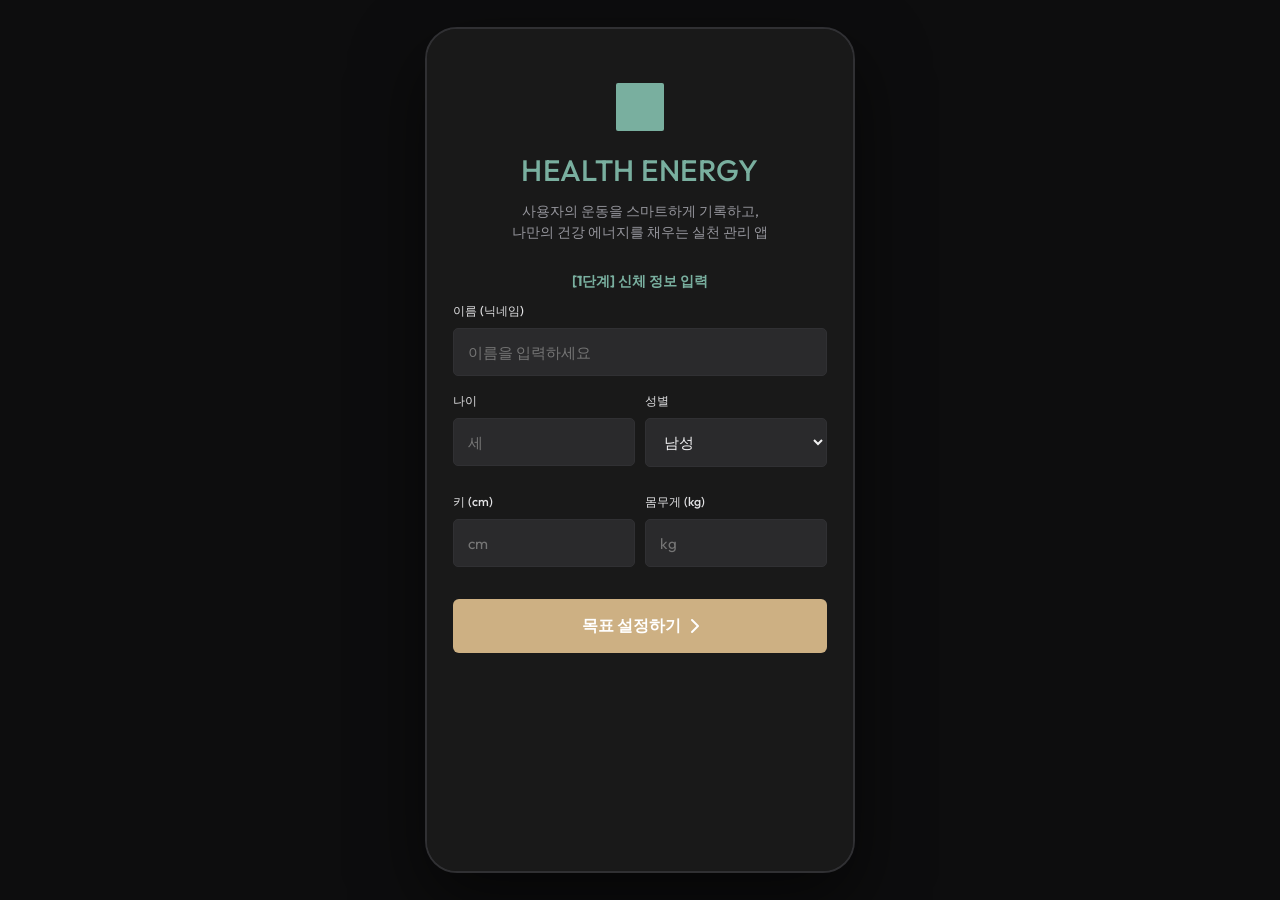
<file: index.html>
<!DOCTYPE html>
<html lang="ko">
<head>
  <meta charset="UTF-8">
  <meta name="viewport" content="width=device-width, initial-scale=1.0, viewport-fit=cover">
  <meta name="theme-color" content="#191919">
  <meta name="mobile-web-app-capable" content="yes">
  <meta name="apple-mobile-web-app-capable" content="yes">
  <meta name="apple-mobile-web-app-status-bar-style" content="black-translucent">
  <meta name="apple-mobile-web-app-title" content="Health Energy">
  <meta name="format-detection" content="telephone=no">
  <title>Health Energy - 건강과 웰빙</title>
  <link rel="manifest" href="manifest.webmanifest">
  <link rel="icon" href="icons/app-icon.svg" type="image/svg+xml">
  <link rel="apple-touch-icon" href="icons/app-icon.svg">
  <!-- Google Fonts Outfit -->
  <link rel="preconnect" href="https://fonts.googleapis.com">
  <link rel="preconnect" href="https://fonts.gstatic.com" crossorigin>
  <link href="https://fonts.googleapis.com/css2?family=Outfit:wght@300;400;500;600;700;800&display=swap" rel="stylesheet">
  <!-- FontAwesome for Premium Icons -->
  <link rel="stylesheet" href="https://cdnjs.cloudflare.com/ajax/libs/font-awesome/6.4.0/css/all.min.css">
  <!-- Local Styles -->
  <link rel="stylesheet" href="./css/style.css">
</head>
<body>

  <div class="app-container">
    
    <!-- App Header (Hidden on onboarding) -->
    <header class="app-header" id="app-header" style="display: none;">
      <div class="logo-text">HEALTH ENERGY</div>
      <div class="header-actions">
        <button class="header-btn" id="btn-profile" title="프로필 설정">
          <i class="fa-solid fa-user"></i>
        </button>
      </div>
    </header>

    <!-- Floating Action Button for Quick Workout Add -->
    <button class="floating-action-btn" id="fab-add-workout" style="display: none;" title="운동 추가">
      <i class="fa-solid fa-plus"></i>
    </button>

    <!-- Main Screens Container -->
    <main class="screen-wrapper">

      <!-- 1. Onboarding Screen -->
      <section id="screen-onboarding" class="app-screen active">
        <div class="onboarding-container">
          <div class="brand-mark" aria-hidden="true"></div>
          <h1 class="onboarding-title">HEALTH ENERGY</h1>
          <p class="onboarding-desc">사용자의 운동을 스마트하게 기록하고,<br>나만의 건강 에너지를 채우는 실천 관리 앱</p>
          
          <form id="form-onboarding" style="width: 100%;">
            <!-- STEP 1: Profile Information -->
            <div id="onboarding-step-1" style="width: 100%;">
              <div style="font-size: 0.9rem; font-weight: 700; color: var(--color-primary); margin-bottom: 12px; text-align: center;">[1단계] 신체 정보 입력</div>
              
              <div class="form-group">
                <label for="input-name">이름 (닉네임)</label>
                <input type="text" id="input-name" class="form-input" placeholder="이름을 입력하세요" required>
              </div>
              
              <div class="stats-grid">
                <div class="form-group">
                  <label for="input-age">나이</label>
                  <input type="number" id="input-age" class="form-input" placeholder="세" required min="1" max="120">
                </div>
                <div class="form-group">
                  <label for="input-gender">성별</label>
                  <select id="input-gender" class="form-select" required>
                    <option value="male">남성</option>
                    <option value="female">여성</option>
                    <option value="other">기타</option>
                  </select>
                </div>
              </div>

              <div class="stats-grid">
                <div class="form-group">
                  <label for="input-height">키 (cm)</label>
                  <input type="number" id="input-height" class="form-input" placeholder="cm" required min="50" max="250">
                </div>
                <div class="form-group">
                  <label for="input-weight">몸무게 (kg)</label>
                  <input type="number" id="input-weight" class="form-input" placeholder="kg" required min="10" max="300">
                </div>
              </div>

              <button type="button" id="btn-onboarding-next" class="btn-primary" style="margin-top: 15px; width: 100%;">
                목표 설정하기 <i class="fa-solid fa-chevron-right"></i>
              </button>
            </div>

            <!-- STEP 2: Goal Settings (hidden initially) -->
            <div id="onboarding-step-2" style="width: 100%; display: none;">
              <div style="font-size: 0.9rem; font-weight: 700; color: var(--color-primary); margin-bottom: 12px; text-align: center;">[2단계] 하루 활동 목표 설정</div>
              
              <div class="form-group">
                <label for="input-calorie-goal">하루 목표 소모 칼로리 (kcal)</label>
                <input type="number" id="input-calorie-goal" class="form-input" value="500" min="50" max="10000" required>
              </div>

              <div class="form-group">
                <label for="input-duration-goal">하루 목표 운동 시간 (분)</label>
                <input type="number" id="input-duration-goal" class="form-input" value="60" min="5" max="1440" required>
              </div>

              <div class="form-group">
                <label for="input-step-goal">하루 목표 걸음 수 (걸음)</label>
                <input type="number" id="input-step-goal" class="form-input" value="10000" step="1000" min="1000" max="100000" required>
              </div>

              <div style="display: flex; gap: 12px; margin-top: 20px;">
                <button type="button" id="btn-onboarding-back" class="btn-secondary" style="flex: 1; padding: 12px;">
                  <i class="fa-solid fa-chevron-left"></i> 이전
                </button>
                <button type="submit" class="btn-primary" style="flex: 2; padding: 12px;">
                  시작하기 <i class="fa-solid fa-circle-check"></i>
                </button>
              </div>
            </div>
          </form>
        </div>
      </section>

      <!-- 2. Home Dashboard Screen -->
      <section id="screen-home" class="app-screen">
        <!-- Welcoming -->
        <div style="margin-bottom: 20px; display: flex; justify-content: space-between; align-items: center;">
          <div>
            <h2 style="font-size: 1.4rem; font-weight: 800;">안녕하세요, <span id="user-display-name">사용자</span>님!</h2>
            <p style="font-size: 0.8rem; color: var(--text-secondary);">날짜별 건강 에너지를 되돌아보세요.</p>
          </div>
        </div>
        <!-- Health Energy Gauge Card -->
        <div class="glass-card" style="text-align: center;">
          <div class="glass-card-title" style="margin-bottom: 8px;">
            <span>오늘의 건강 에너지</span>
            <i class="fa-solid fa-bolt" style="color: var(--color-warning);"></i>
          </div>
          
          <!-- Arrow-based Date Selector inside Card -->
          <div style="display: flex; justify-content: center; align-items: center; gap: 16px; margin: 0px auto 14px; max-width: 200px;">
            <button id="btn-home-prev-date" class="header-btn" style="width: 28px; height: 28px; font-size: 0.75rem;" title="다음 날짜">
              <i class="fa-solid fa-chevron-left"></i>
            </button>
            <span id="home-selected-date-label" style="font-size: 0.85rem; font-weight: 700; color: var(--color-primary); flex: 1; text-align: center; white-space: nowrap;">오늘</span>
            <button id="btn-home-next-date" class="header-btn" style="width: 28px; height: 28px; font-size: 0.75rem;" title="이전 날짜" disabled>
              <i class="fa-solid fa-chevron-right"></i>
            </button>
          </div>
          
          <div class="energy-gauge-container">
            <svg class="svg-gauge">
              <defs>
                <linearGradient id="energyGrad" x1="0%" y1="0%" x2="100%" y2="100%">
                  <stop offset="0%" stop-color="var(--color-secondary)" />
                  <stop offset="100%" stop-color="var(--color-primary)" />
                </linearGradient>
              </defs>
              <circle class="svg-gauge-bg" cx="85" cy="85" r="70" />
              <circle class="svg-gauge-fill" id="energy-gauge-fill" cx="85" cy="85" r="70" />
            </svg>
            <div class="gauge-center-text">
              <span class="gauge-value" id="energy-score-val">0</span>
              <span class="gauge-unit">POINTS</span>
            </div>
            <div class="energy-status-badge" id="energy-status-text">에너지 충전 대기 중</div>
          </div>

          <p style="font-size: 0.75rem; color: var(--text-secondary); line-height: 1.4; max-width: 280px; margin: 0 auto 15px;">
            운동 시간, 빈도, 연속성 등을 종합적으로 반영하여 실시간으로 에너지가 충전됩니다.
          </p>
          <button class="btn-primary" id="btn-toggle-energy-details" style="width: 100%; border-radius: 16px; padding: 14px; font-weight: 700; background: linear-gradient(135deg, var(--color-primary), var(--color-secondary)); box-shadow: 0 4px 15px rgba(16, 185, 129, 0.4);">
            <i class="fa-solid fa-circle-info"></i> 자세히 알아보기
          </button>
          
          <!-- Detailed Energy info container -->
          <div id="energy-details-container" style="display: none; margin-top: 16px; text-align: left; padding: 14px; border-radius: 12px; background: rgba(255, 255, 255, 0.03); border: 1px solid rgba(255, 255, 255, 0.05); animation: fadeIn 0.3s ease;">
            <h4 style="font-size: 0.85rem; font-weight: 700; margin-bottom: 12px; color: var(--color-primary); display: flex; align-items: center; gap: 6px;">
              <i class="fa-solid fa-chart-pie"></i> 요소별 에너지 분석
            </h4>
            <p style="font-size: 0.72rem; color: var(--text-secondary); line-height: 1.5; margin-bottom: 14px;">
              최근 7일 운동을 근력·근지구력·심폐지구력·유연성으로 분류하고 운동 시간, 강도, 소모 칼로리를 반영해 0~100점으로 계산합니다.
            </p>
            
            <!-- 근력 -->
            <div style="margin-bottom: 10px;">
              <div style="display: flex; justify-content: space-between; font-size: 0.75rem; margin-bottom: 4px;">
                <span>💪 근력 (Muscle Strength)</span>
                <span id="score-strength" style="font-weight: 700;">0%</span>
              </div>
              <div style="height: 6px; background: rgba(255, 255, 255, 0.05); border-radius: 3px; overflow: hidden;">
                <div id="bar-strength" style="height: 100%; width: 0%; background: var(--color-accent); border-radius: 3px; transition: width 0.5s ease;"></div>
              </div>
            </div>

            <!-- 근지구력 -->
            <div style="margin-bottom: 10px;">
              <div style="display: flex; justify-content: space-between; font-size: 0.75rem; margin-bottom: 4px;">
                <span>🏋️ 근지구력 (Muscle Endurance)</span>
                <span id="score-endurance" style="font-weight: 700;">0%</span>
              </div>
              <div style="height: 6px; background: rgba(255, 255, 255, 0.05); border-radius: 3px; overflow: hidden;">
                <div id="bar-endurance" style="height: 100%; width: 0%; background: var(--color-warning); border-radius: 3px; transition: width 0.5s ease;"></div>
              </div>
            </div>

            <!-- 심폐지구력 -->
            <div style="margin-bottom: 10px;">
              <div style="display: flex; justify-content: space-between; font-size: 0.75rem; margin-bottom: 4px;">
                <span>🫁 심폐지구력 (Cardiorespiratory)</span>
                <span id="score-cardio" style="font-weight: 700;">0%</span>
              </div>
              <div style="height: 6px; background: rgba(255, 255, 255, 0.05); border-radius: 3px; overflow: hidden;">
                <div id="bar-cardio" style="height: 100%; width: 0%; background: var(--color-secondary); border-radius: 3px; transition: width 0.5s ease;"></div>
              </div>
            </div>

            <!-- 유연성 -->
            <div style="margin-bottom: 4px;">
              <div style="display: flex; justify-content: space-between; font-size: 0.75rem; margin-bottom: 4px;">
                <span>🧘 유연성 (Flexibility)</span>
                <span id="score-flexibility" style="font-weight: 700;">0%</span>
              </div>
              <div style="height: 6px; background: rgba(255, 255, 255, 0.05); border-radius: 3px; overflow: hidden;">
                <div id="bar-flexibility" style="height: 100%; width: 0%; background: var(--color-primary); border-radius: 3px; transition: width 0.5s ease;"></div>
              </div>
            </div>
          </div>
        </div>

        <!-- Today Summary Header -->
        <div style="margin: 22px 0 10px; display: flex; justify-content: space-between; align-items: center; padding: 0 4px;">
          <h3 style="font-size: 0.95rem; font-weight: 700; color: var(--text-primary); margin: 0; display: flex; align-items: center; gap: 6px;">
            <i class="fa-solid fa-square-poll-vertical" style="color: var(--color-primary);"></i> 오늘의 활동 요약
          </h3>
          <button id="btn-edit-goals" style="background: transparent; border: none; color: var(--color-primary); font-size: 0.75rem; font-weight: 700; cursor: pointer; display: flex; align-items: center; gap: 4px; padding: 4px 8px; border-radius: 8px; border: 1px solid rgba(16, 185, 129, 0.2); transition: all 0.2s;">
            <i class="fa-solid fa-pen-to-square"></i> 목표 수정
          </button>
        </div>

        <!-- Today Summary Card -->
        <div class="stats-grid">
          <div class="stat-box">
            <span class="stat-label"><i class="fa-solid fa-fire" style="color: var(--color-accent);"></i> 활동 칼로리</span>
            <span class="stat-value"><span id="today-calories">0</span> / <span id="goal-calories">500</span> kcal</span>
          </div>
          <div class="stat-box">
            <span class="stat-label"><i class="fa-solid fa-shoe-prints" style="color: var(--color-primary);"></i> 걸음 수</span>
            <span class="stat-value"><span id="today-steps">0</span> / <span id="goal-steps">10,000</span></span>
          </div>
        </div>

        <div class="stats-grid">
          <div class="stat-box">
            <span class="stat-label"><i class="fa-solid fa-clock" style="color: var(--color-secondary);"></i> 운동 시간</span>
            <span class="stat-value"><span id="today-duration">0</span> / <span id="goal-duration">60</span> 분</span>
          </div>
          <div class="stat-box">
            <span class="stat-label"><i class="fa-solid fa-calendar-check" style="color: var(--color-warning);"></i> 연속 실천</span>
            <span class="stat-value"><span id="user-streak">0</span> 일 연속 🔥</span>
          </div>
        </div>

        <!-- Recommended Workouts -->
        <div class="glass-card">
          <div class="glass-card-title" style="margin-bottom: 6px;">오늘의 추천 운동</div>
          
          <!-- Deficient element-based recommendations -->
          <div style="font-size: 0.75rem; color: var(--text-secondary); margin-bottom: 12px; padding: 0 4px;" id="home-recommendation-reason">
            최근 1주일간 분석 결과...
          </div>
          
          <div class="exercise-list" id="home-recommendation-list">
            <div class="exercise-item" onclick="app.selectWorkoutPreset('Squats')">
              <div class="exercise-info">
                <div class="exercise-icon"><i class="fa-solid fa-child"></i></div>
                <div>
                  <div class="exercise-name">스쿼트 (Squats)</div>
                  <div class="exercise-meta">자세 분석 시범 서비스 가능</div>
                </div>
              </div>
              <i class="fa-solid fa-chevron-right" style="font-size: 0.8rem; color: var(--text-secondary);"></i>
            </div>

            <div class="exercise-item" onclick="app.selectWorkoutPreset('Walking')">
              <div class="exercise-info">
                <div class="exercise-icon" style="background: rgba(16, 185, 129, 0.15); color: var(--color-primary);"><i class="fa-solid fa-person-running"></i></div>
                <div>
                  <div class="exercise-name">야외 걷기/달리기</div>
                  <div class="exercise-meta">GPS 자동 이동 측정 시뮬레이션</div>
                </div>
              </div>
              <i class="fa-solid fa-chevron-right" style="font-size: 0.8rem; color: var(--text-secondary);"></i>
            </div>
          </div>
        </div>
      </section>

      <!-- 2.5 Recommendation Screen -->
      <section id="screen-recommendation" class="app-screen">
        <div style="margin-bottom: 20px;">
          <h2 style="font-size: 1.4rem; font-weight: 800;">맞춤 운동 추천</h2>
          <p style="font-size: 0.8rem; color: var(--text-secondary);">현재 건강 상태를 분석하여 알맞은 운동을 제안합니다.</p>
        </div>

        <div class="glass-card" style="text-align: center; padding: 40px 20px;" id="recommendation-loading">
          <i class="fa-solid fa-circle-notch fa-spin" style="font-size: 3rem; color: var(--color-primary); margin-bottom: 20px;"></i>
          <h3 style="font-size: 1.1rem; margin-bottom: 8px;">최적의 운동을 찾고 있습니다...</h3>
          <p style="font-size: 0.8rem; color: var(--text-secondary);">최근 활동 기록과 건강 에너지를 분석 중입니다.</p>
        </div>

        <div id="recommendation-result" style="display: none;">
          <!-- Content dynamically rendered via JS -->
        </div>

        <button class="btn-secondary" onclick="app.navigateTo('home')" style="margin-top: 20px;">
          <i class="fa-solid fa-arrow-left"></i> 홈으로 돌아가기
        </button>
      </section>

      <!-- 3. Selection Screen (Select Exercise Mode) -->
      <section id="screen-choose-workout" class="app-screen">
        <div style="margin-bottom: 24px;">
          <h2 style="font-size: 1.4rem; font-weight: 800;">기록 방식 선택</h2>
          <p style="font-size: 0.8rem; color: var(--text-secondary);">운동을 기록할 상황과 방법을 골라주세요.</p>
        </div>

        <div class="selection-card" onclick="app.navigateTo('camera-workout')">
          <div class="selection-card-icon">
            <i class="fa-solid fa-camera"></i>
          </div>
          <div class="selection-card-details">
            <div class="selection-card-title">카메라로 활동 기록</div>
            <div class="selection-card-desc">기기 내 웹캠을 활용해 횟수 측정과 스쿼트 자세 분석 피드백을 체험합니다. (시뮬레이션 버전)</div>
          </div>
        </div>

        <div class="selection-card" onclick="app.navigateTo('auto-tracking')">
          <div class="selection-card-icon" style="color: var(--color-secondary);">
            <i class="fa-solid fa-location-crosshairs"></i>
          </div>
          <div class="selection-card-details">
            <div class="selection-card-title">자동 운동 측정</div>
            <div class="selection-card-desc">걷기, 달리기와 같은 활동을 실시간 이동량으로 자동 측정해 드립니다.</div>
          </div>
        </div>

        <div class="selection-card" onclick="app.navigateTo('direct-input')">
          <div class="selection-card-icon" style="color: var(--color-accent);">
            <i class="fa-solid fa-pen-to-square"></i>
          </div>
          <div class="selection-card-details">
            <div class="selection-card-title">직접 활동 기록</div>
            <div class="selection-card-desc">헬스, 수영, 축구 등 다른 운동 결과를 시간과 강도, 간단한 메모와 함께 수동으로 적어 기록합니다.</div>
          </div>
        </div>

        <button class="btn-secondary" onclick="app.navigateTo('home')" style="margin-top: 10px;">
          <i class="fa-solid fa-arrow-left"></i> 홈으로 가기
        </button>
      </section>

      <!-- 4. Camera Workout Simulation Screen -->
      <section id="screen-camera-workout" class="app-screen">
        <div style="margin-bottom: 16px;">
          <h2 style="font-size: 1.4rem; font-weight: 800;">카메라로 활동 기록</h2>
          <p style="font-size: 0.8rem; color: var(--text-secondary);">기기 내 웹캠을 활용해 횟수 측정과 자세 분석 피드백을 진행합니다.</p>
        </div>

        <!-- Exercise Selector -->
        <div class="form-group" style="margin-bottom: 20px;">
          <label for="select-camera-exercise">측정할 운동 선택</label>
          <select id="select-camera-exercise" class="form-select" required>
            <option value="" disabled selected hidden>측정할 운동을 선택해주세요.</option>
            <optgroup label="근력 운동">
              <option value="바이셉 컬">바이셉 컬</option>
              <option value="레터럴 레이즈">레터럴 레이즈</option>
              <option value="오버헤드 프레스">오버헤드 프레스</option>
            </optgroup>
            <optgroup label="근지구력 운동">
              <option value="스쿼트">스쿼트</option>
              <option value="팔굽혀펴기">팔굽혀펴기</option>
              <option value="윗몸일으키기">윗몸일으키기</option>
              <option value="레그레이즈">레그레이즈</option>
              <option value="니 레이즈">니 레이즈</option>
              <option value="니 프레스">니 프레스</option>
              <option value="크런치">크런치</option>
            </optgroup>
            <optgroup label="유연성">
              <option value="서서 윗몸 앞으로 굽히기">서서 윗몸 앞으로 굽히기</option>
            </optgroup>
          </select>
        </div>

        <!-- Placeholder when no exercise is selected -->
        <div id="camera-exercise-placeholder" class="mock-box" style="height: 240px; display: flex; flex-direction: column; align-items: center; justify-content: center; text-align: center; gap: 12px; background: rgba(255,255,255,0.01); border: 1px dashed rgba(255,255,255,0.1); margin-bottom: 20px;">
          <i class="fa-solid fa-camera-rotate" style="font-size: 2.5rem; color: var(--text-secondary); opacity: 0.5;"></i>
          <span style="font-size: 0.85rem; color: var(--text-secondary); line-height: 1.5;">측정할 운동 종류를 선택하시면<br>카메라 기능이 활성화됩니다.</span>
        </div>

        <!-- Camera Workspace Container -->
        <div id="camera-workspace-container" style="display: none;">
          <div class="mock-box" id="camera-viewport" style="margin-bottom: 20px; position: relative; overflow: hidden; background: #000; display: flex; align-items: center; justify-content: center; height: 260px;">
            <!-- Real webcam video element -->
            <video id="webcam-video" autoplay playsinline muted style="width: 100%; height: 100%; object-fit: cover; position: absolute; top: 0; left: 0; transform: scaleX(-1);"></video>
            
            <!-- Real-time skeleton canvas overlay -->
            <canvas id="skeleton-canvas" style="width: 100%; height: 100%; position: absolute; top: 0; left: 0; z-index: 1; pointer-events: none; transform: scaleX(-1);"></canvas>
            
            <!-- Hidden processing canvas -->
            <canvas id="processing-canvas" style="display: none;" width="320" height="240"></canvas>

            <button type="button" id="btn-switch-camera" class="camera-switch-btn" aria-label="전면 및 후면 카메라 전환" title="카메라 전환">
              <i class="fa-solid fa-camera-rotate"></i>
            </button>
            
            <div class="camera-indicator" style="z-index: 2;">
              <div class="camera-dot"></div>
              <span>실시간 카메라 스트림</span>
            </div>
            
            <span style="z-index: 2; font-weight: 500; font-size: 0.8rem; background: rgba(0,0,0,0.5); padding: 4px 10px; border-radius: 4px;" id="camera-status-msg">자세를 잡고 대기하세요.</span>
          </div>

          <div class="stats-grid" style="margin-bottom: 16px;">
            <div class="stat-box" style="text-align: center;">
              <span class="stat-label" id="camera-rep-label">수행 횟수</span>
              <span class="stat-value" id="camera-rep-count" style="font-size: 2rem; color: var(--color-primary);">0 <span style="font-size: 1rem;">회</span></span>
            </div>
            <div class="stat-box" style="text-align: center;">
              <span class="stat-label">자세 점수</span>
              <span class="stat-value" id="camera-posture-score" style="font-size: 2rem; color: var(--color-secondary);">-- <span style="font-size: 1rem;">점</span></span>
            </div>
            <div class="stat-box" id="camera-flexibility-distance-box" style="text-align: center; display: none;">
              <span class="stat-label" id="camera-flexibility-distance-label">바닥까지 추정 거리</span>
              <span class="stat-value" id="camera-flexibility-distance" style="font-size: 2rem; color: var(--color-warning);">-- <span style="font-size: 1rem;">cm</span></span>
            </div>
          </div>

          <div class="mock-box" style="margin-bottom: 20px; padding: 12px; font-size: 0.78rem; line-height: 1.55; color: var(--text-secondary);">
            선택한 운동에 필요한 주요 관절은 한쪽만 보여도 측정됩니다. 파란색으로 표시되는 부위를 보여주고 시작 자세와 끝 자세를 잠깐 유지해 주세요.
          </div>

          <button class="btn-primary" id="btn-finish-camera-workout">
            운동 끝내고 기록 저장
          </button>
        </div>

        <button class="btn-secondary" onclick="app.navigateTo('choose-workout')" style="margin-top: 10px;">
          뒤로 가기
        </button>
      </section>

      <!-- 5. Auto Tracking Screen -->
      <section id="screen-auto-tracking" class="app-screen">
        <div style="margin-bottom: 16px;">
          <h2 style="font-size: 1.4rem; font-weight: 800;">실시간 자동 측정</h2>
          <p style="font-size: 0.8rem; color: var(--text-secondary);">달리기는 스마트폰의 규칙적인 흔들림을 걸음으로 감지합니다. 시작 후 휴대폰을 손에 들거나 주머니에 안정적으로 넣고 달려주세요.</p>
        </div>

        <!-- Exercise Selector -->
        <div class="form-group" style="margin-bottom: 20px;">
          <label for="select-auto-exercise">측정할 운동 선택</label>
          <select id="select-auto-exercise" class="form-select" required>
            <option value="" disabled selected hidden>측정할 운동을 선택해주세요.</option>
            <optgroup label="근력 운동">
              <option value="바이셉 컬">바이셉 컬</option>
              <option value="레터럴 레이즈">레터럴 레이즈</option>
              <option value="오버헤드 프레스">오버헤드 프레스</option>
            </optgroup>
            <optgroup label="근지구력 운동">
              <option value="스쿼트">스쿼트</option>
              <option value="팔굽혀펴기">팔굽혀펴기</option>
              <option value="윗몸일으키기">윗몸일으키기</option>
              <option value="레그레이즈">레그레이즈</option>
              <option value="니 레이즈">니 레이즈</option>
              <option value="니 프레스">니 프레스</option>
              <option value="크런치">크런치</option>
            </optgroup>
            <optgroup label="심폐지구력 운동">
              <option value="달리기">달리기</option>
            </optgroup>
          </select>
        </div>

        <!-- Placeholder when no exercise is selected -->
        <div id="auto-exercise-placeholder" class="mock-box" style="height: 160px; display: flex; flex-direction: column; align-items: center; justify-content: center; text-align: center; gap: 12px; background: rgba(255,255,255,0.01); border: 1px dashed rgba(255,255,255,0.1); margin-bottom: 20px;">
          <i class="fa-solid fa-person-running" style="font-size: 2.5rem; color: var(--text-secondary); opacity: 0.5;"></i>
          <span style="font-size: 0.85rem; color: var(--text-secondary); line-height: 1.5;">측정할 운동 종류를 선택하시면<br>자동 측정 센서 기능이 활성화됩니다.</span>
        </div>

        <!-- Auto Workspace Container -->
        <div id="auto-workspace-container" style="display: none;">
          <div class="mock-box" style="height: 160px; background: radial-gradient(circle, #1e1b4b 0%, #020617 100%); margin-bottom: 20px;">
            <div style="font-size: 0.75rem; color: var(--text-secondary); margin-bottom: 6px;">실시간 페이스 속도계</div>
            <div style="font-size: 2.5rem; font-weight: 800; color: var(--color-secondary);" id="auto-speed">0.0 <span style="font-size: 1rem; font-weight: 500; color: var(--text-secondary);">km/h</span></div>
            <div style="margin-top: 8px; font-size: 0.75rem; color: var(--color-primary);" id="auto-tracking-status"><i class="fa-solid fa-pause"></i> 일시 정지됨</div>
          </div>

          <div class="stats-grid">
            <div class="stat-box">
              <span class="stat-label">이동 시간</span>
              <span class="stat-value" id="auto-duration">00:00</span>
            </div>
            <div class="stat-box">
              <span class="stat-label" id="auto-steps-label">걸음 수</span>
              <span class="stat-value" id="auto-steps">0 걸음</span>
            </div>
          </div>

          <div class="stats-grid" style="margin-bottom: 16px;">
            <div class="stat-box">
              <span class="stat-label">이동 거리</span>
              <span class="stat-value" id="auto-distance">0.00 km</span>
            </div>
            <div class="stat-box">
              <span class="stat-label">소모 칼로리</span>
              <span class="stat-value" id="auto-calories">0 kcal</span>
            </div>
          </div>

          <div class="interactive-mock-controls interactive-mock-controls--single" style="margin-bottom: 20px;">
            <button class="btn-primary" id="btn-sensor-toggle" style="background: var(--color-primary);">시작</button>
          </div>

          <button class="btn-primary" id="btn-finish-auto-workout" style="background: linear-gradient(to right, var(--color-secondary), var(--color-accent));">
            측정 완료 및 저장
          </button>
        </div>
        
        <button class="btn-secondary" onclick="app.navigateTo('choose-workout')" style="margin-top: 10px;">
          뒤로 가기
        </button>
      </section>

      <!-- 6. Direct Input Form Screen -->
      <section id="screen-direct-input" class="app-screen">
        <div style="margin-bottom: 16px;">
          <h2 style="font-size: 1.4rem; font-weight: 800;">직접 활동 기록</h2>
          <p style="font-size: 0.8rem; color: var(--text-secondary);">수행하신 운동 종류와 결과를 입력하세요.</p>
        </div>

        <form id="form-direct-workout">
          <div class="form-group">
            <label for="select-exercise-type">운동 종류 (선택)</label>
            <select id="select-exercise-type" class="form-select" required>
              <option value="" disabled selected hidden>운동 종류를 선택해주세요.</option>
              <optgroup label="근력 운동">
                <option value="바이셉 컬" data-unit="회" data-name="바이셉 컬">바이셉 컬</option>
                <option value="레터럴 레이즈" data-unit="회" data-name="레터럴 레이즈">레터럴 레이즈</option>
                <option value="오버헤드 프레스" data-unit="회" data-name="오버헤드 프레스">오버헤드 프레스</option>
              </optgroup>
              <optgroup label="근지구력 운동">
                <option value="스쿼트" data-unit="회" data-name="스쿼트">스쿼트</option>
                <option value="팔굽혀펴기" data-unit="회" data-name="팔굽혀펴기">팔굽혀펴기</option>
                <option value="윗몸일으키기" data-unit="회" data-name="윗몸일으키기">윗몸일으키기</option>
                <option value="레그레이즈" data-unit="회" data-name="레그레이즈">레그레이즈</option>
                <option value="니 레이즈" data-unit="회" data-name="니 레이즈">니 레이즈</option>
                <option value="니 프레스" data-unit="회" data-name="니 프레스">니 프레스</option>
                <option value="크런치" data-unit="회" data-name="크런치">크런치</option>
              </optgroup>
            </select>
          </div>

          <!-- Measurement Input Group (Conditional) -->
          <div id="direct-measurement-group" style="display: none; margin-bottom: 15px;" class="form-group">
            <label id="label-direct-measurement" for="input-direct-measurement">측정 기록</label>
            <input type="number" step="0.1" id="input-direct-measurement" class="form-input" placeholder="측정값을 입력하세요">
          </div>

          <div class="stats-grid">
            <div class="form-group">
              <label for="input-direct-duration">운동 시간 (분)</label>
              <input type="number" id="input-direct-duration" class="form-input" min="1" max="1440" required placeholder="30">
            </div>
            <div class="form-group" id="direct-reps-group" style="display: none;">
              <label for="input-direct-reps">수행 횟수 (회)</label>
              <input type="number" id="input-direct-reps" class="form-input" min="1" max="1000" placeholder="20">
            </div>
          </div>

          <div class="form-group" style="margin-top: 15px;">
            <label for="select-direct-intensity">주관적 강도</label>
            <select id="select-direct-intensity" class="form-select" required>
              <option value="" disabled selected hidden>운동 강도를 선택해주세요.</option>
              <option value="low">가벼움 (산책 수준)</option>
              <option value="medium">보통 (적당히 땀이 남)</option>
              <option value="high">힘듦 (숨이 많이 참)</option>
            </select>
          </div>

          <div class="form-group">
            <label for="input-direct-memo">한 줄 메모 / 피드백</label>
            <textarea id="input-direct-memo" class="form-input" rows="3" style="resize: none;" placeholder="오늘 운동은 어떠셨나요? 느낌을 메모해보세요."></textarea>
          </div>

          <button type="submit" class="btn-primary">
            운동 기록 저장 <i class="fa-solid fa-circle-check"></i>
          </button>
          
          <button type="button" class="btn-secondary" onclick="app.navigateTo('choose-workout')" style="margin-top: 10px;">
            뒤로 가기
          </button>
        </form>
      </section>

      <!-- 7. Timeline Screen -->
      <section id="screen-timeline" class="app-screen">
        <div style="margin-bottom: 20px; display: flex; justify-content: space-between; align-items: center;">
          <div>
            <h2 style="font-size: 1.4rem; font-weight: 800;">운동 타임라인</h2>
            <p style="font-size: 0.8rem; color: var(--text-secondary);">차곡차곡 쌓인 건강 기록들</p>
          </div>
          <button class="header-btn" id="btn-clear-logs" title="기록 전체 초기화" style="border-color: rgba(244, 63, 94, 0.3); color: var(--color-accent);">
            <i class="fa-solid fa-trash-can"></i>
          </button>
        </div>

        <!-- Date Filters Scrollbar -->
        <div class="date-filter-container" id="timeline-date-filters">
          <!-- Dynamically populated via JS -->
        </div>

        <div id="timeline-empty-state" style="text-align: center; padding: 40px 10px; color: var(--text-secondary);">
          <i class="fa-regular fa-calendar-times" style="font-size: 2.5rem; margin-bottom: 12px; opacity: 0.5;"></i>
          <p style="font-size: 0.85rem;">아직 기록된 운동이 없습니다.<br>첫 운동을 기록해보세요!</p>
        </div>

        <div class="timeline-list" id="timeline-items-container">
          <!-- Dynamically populated via JS -->
        </div>
      </section>

      <!-- 8. Reports Screen -->
      <section id="screen-report" class="app-screen">
        <div style="margin-bottom: 20px;">
          <h2 style="font-size: 1.4rem; font-weight: 800;">분석 리포트</h2>
          <p style="font-size: 0.8rem; color: var(--text-secondary);">활동 기록 및 에너지 변화 요인 분석</p>
        </div>

        <!-- Interactive Calendar -->
        <div class="glass-card">
          <div class="glass-card-title">
            운동 캘린더
            <div id="calendar-month-year" style="font-size: 0.9rem; font-weight: 700; color: var(--color-primary); background: rgba(16,185,129,0.1); padding: 4px 10px; border-radius: 12px;">2023 10월</div>
          </div>
          <div class="calendar-container">
            <div class="calendar-header">
              <span>일</span><span>월</span><span>화</span><span>수</span><span>목</span><span>금</span><span>토</span>
            </div>
            <div class="calendar-grid" id="calendar-grid">
              <!-- Dynamically populated via JS -->
            </div>
          </div>
          <div id="calendar-selected-logs" style="margin-top: 16px; border-top: 1px solid rgba(255,255,255,0.1); padding-top: 16px; min-height: 50px;">
            <p style="font-size: 0.8rem; color: var(--text-secondary); text-align: center;">날짜를 선택하면 기록이 표시됩니다.</p>
          </div>
        </div>

        <!-- Timeframe Selector -->
        <div class="timeframe-group">
          <button class="btn-timeframe active" onclick="app.setReportTimeframe('weekly')" id="btn-tf-weekly">주간</button>
          <button class="btn-timeframe" onclick="app.setReportTimeframe('monthly')" id="btn-tf-monthly">월간</button>
          <button class="btn-timeframe" onclick="app.setReportTimeframe('yearly')" id="btn-tf-yearly">연간</button>
        </div>

        <!-- 1. Health Energy Score Graph Card -->
        <div class="glass-card">
          <div class="glass-card-title">
            <span id="label-energy-score-title">주간 건강 에너지 점수</span>
            <i class="fa-solid fa-bolt" style="color: var(--color-warning);"></i>
          </div>
          <div class="chart-container" id="chart-energy-score">
            <!-- Dynamically populated via JS -->
          </div>
          <p style="font-size: 0.7rem; color: var(--text-secondary); text-align: center;" id="desc-energy-score">
            기간별 평균 에너지 상태를 보여줍니다.
          </p>
        </div>

        <!-- 2. Workout Duration Graph Card -->
        <div class="glass-card">
          <div class="glass-card-title">
            <span id="label-workout-duration-title">주간 운동 시간 (분)</span>
            <i class="fa-solid fa-clock" style="color: var(--color-secondary);"></i>
          </div>
          <div class="chart-container" id="chart-workout-duration">
            <!-- Dynamically populated via JS -->
          </div>
          <p style="font-size: 0.7rem; color: var(--text-secondary); text-align: center;" id="desc-workout-duration">
            기간별 총 운동 수행 시간의 변화입니다.
          </p>
        </div>

        <!-- Feedback Analysis -->
        <div class="glass-card">
          <div class="glass-card-title">종합 평가 및 가이드라인</div>
          <div style="font-size: 0.85rem; line-height: 1.5; color: var(--text-primary);">
            <div style="margin-bottom: 12px; display: flex; gap: 8px;">
              <span style="color: var(--color-primary); font-size: 1rem;"><i class="fa-solid fa-circle-check"></i></span>
              <p id="report-text-consistency">주간 일관성을 분석 중입니다. 꾸준히 기록을 채워보세요.</p>
            </div>
            <div style="margin-bottom: 12px; display: flex; gap: 8px;">
              <span style="color: var(--color-secondary); font-size: 1rem;"><i class="fa-solid fa-dumbbell"></i></span>
              <p id="report-text-volume">활동 시간 및 세기가 권장 수준에 맞게 진행되는지 모니터링됩니다.</p>
            </div>
            <div style="display: flex; gap: 8px;">
              <span style="color: var(--color-accent); font-size: 1rem;"><i class="fa-solid fa-heart"></i></span>
              <p id="report-text-posture">스쿼트 자세 점수 피드백에 맞춰 신체 균형 상태를 진단합니다.</p>
            </div>
          </div>
        </div>
      </section>

    </main>
    <!-- Bottom Navigation Bar (Hidden on onboarding) -->
    <nav class="nav-bar" id="app-navbar" style="display: none;">
      <a class="nav-item active" onclick="app.navigateTo('home')" id="nav-home">
        <i class="fa-solid fa-play"></i>
        <span>대시보드</span>
      </a>
      <a class="nav-item" onclick="app.navigateTo('timeline')" id="nav-timeline">
        <i class="fa-solid fa-clipboard-list"></i>
        <span>기록</span>
      </a>
      <a class="nav-item nav-item--primary" onclick="app.navigateTo('choose-workout')" id="nav-choose" aria-label="운동 기록 추가">
        <i class="fa-solid fa-plus"></i>
        <span>운동 추가</span>
      </a>
      <a class="nav-item" onclick="app.navigateTo('report')" id="nav-report">
        <i class="fa-solid fa-chart-simple"></i>
        <span>분석</span>
      </a>
      <a class="nav-item" onclick="document.getElementById('btn-profile').click()" id="nav-profile">
        <i class="fa-regular fa-user"></i>
        <span>프로필</span>
      </a>
    </nav>

  </div>

  <!-- Goal Edit Modal -->
  <div id="modal-edit-goals" class="modal-overlay" style="display: none;">
    <div class="modal-content glass-card" style="max-width: 320px; width: 90%; text-align: left; padding: 20px; position: relative;">
      <h3 style="font-size: 1rem; font-weight: 800; color: var(--text-primary); margin-bottom: 16px; display: flex; align-items: center; gap: 8px;">
        <i class="fa-solid fa-sliders" style="color: var(--color-primary);"></i> 하루 목표 수정
      </h3>
      
      <form id="form-edit-goals">
        <div class="form-group">
          <label for="edit-calorie-goal">하루 목표 소모 칼로리 (kcal)</label>
          <input type="number" id="edit-calorie-goal" class="form-input" min="50" max="10000" required>
        </div>

        <div class="form-group">
          <label for="edit-duration-goal">하루 목표 운동 시간 (분)</label>
          <input type="number" id="edit-duration-goal" class="form-input" min="5" max="1440" required>
        </div>

        <div class="form-group">
          <label for="edit-step-goal">하루 목표 걸음 수 (걸음)</label>
          <input type="number" id="edit-step-goal" class="form-input" step="1000" min="1000" max="100000" required>
        </div>

        <div style="display: flex; gap: 10px; margin-top: 20px;">
          <button type="button" id="btn-close-edit-goals" class="btn-secondary" style="flex: 1; padding: 10px; font-size: 0.85rem; border-radius: 10px;">취소</button>
          <button type="submit" class="btn-primary" style="flex: 2; padding: 10px; font-size: 0.85rem; border-radius: 10px;">저장하기</button>
        </div>
      </form>
    </div>
  </div>

  <!-- Local Script Dependencies -->
  <script src="js/sensors.js"></script>
  <script src="js/app.js"></script>
</body>
</html>
</file>
<file: css/style.css>
/* Base Variables */
:root {
  --bg-color: #0f172a;
  --bg-gradient: linear-gradient(135deg, #0f172a 0%, #1e1b4b 100%);
  --card-bg: rgba(30, 41, 59, 0.7);
  --card-border: rgba(255, 255, 255, 0.08);
  --text-primary: #f8fafc;
  --text-secondary: #94a3b8;
  
  /* Neon Accents */
  --color-primary: #10b981;       /* Emerald / Energy */
  --color-primary-glow: rgba(16, 185, 129, 0.3);
  --color-secondary: #6366f1;     /* Indigo / Activity */
  --color-secondary-glow: rgba(99, 102, 241, 0.3);
  --color-accent: #f43f5e;        /* Rose / High Intensity */
  --color-accent-glow: rgba(244, 63, 94, 0.3);
  --color-warning: #f59e0b;       /* Amber / Warning */
}

/* Reset & Base Styles */
* {
  margin: 0;
  padding: 0;
  box-sizing: border-box;
  font-family: 'Outfit', -apple-system, BlinkMacSystemFont, "Segoe UI", Roboto, sans-serif;
  -webkit-tap-highlight-color: transparent;
  touch-action: manipulation;
}

body {
  background: var(--bg-color);
  background-image: var(--bg-gradient);
  color: var(--text-primary);
  min-height: 100vh;
  display: flex;
  justify-content: center;
  align-items: center;
}

/* Mobile App Mock Container */
.app-container {
  width: 100%;
  max-width: 440px;
  height: 92vh;
  min-height: 700px;
  background: rgba(15, 23, 42, 0.6);
  backdrop-filter: blur(20px);
  border: 1px solid var(--card-border);
  border-radius: 36px;
  box-shadow: 0 25px 50px -12px rgba(0, 0, 0, 0.5);
  display: flex;
  flex-direction: column;
  position: relative;
  overflow: hidden;
}

/* Header */
.app-header {
  padding: 20px 24px;
  display: flex;
  justify-content: space-between;
  align-items: center;
  border-bottom: 1px solid var(--card-border);
  background: rgba(15, 23, 42, 0.4);
  z-index: 10;
}

.logo-text {
  font-size: 1.25rem;
  font-weight: 800;
  letter-spacing: 0.05em;
  background: linear-gradient(to right, var(--color-primary), var(--color-secondary));
  -webkit-background-clip: text;
  -webkit-text-fill-color: transparent;
}

.header-actions {
  display: flex;
  gap: 12px;
}

.header-btn {
  background: var(--card-bg);
  border: 1px solid var(--card-border);
  color: var(--text-primary);
  width: 38px;
  height: 38px;
  border-radius: 50%;
  display: flex;
  align-items: center;
  justify-content: center;
  cursor: pointer;
  transition: all 0.2s ease;
}

.header-btn:hover {
  background: rgba(255, 255, 255, 0.1);
  transform: scale(1.05);
}

/* Screen Wrapper */
.screen-wrapper {
  flex: 1;
  overflow-y: auto;
  padding: 20px 24px;
  padding-bottom: 90px; /* Space for navbar */
  scroll-behavior: smooth;
}

/* Screen State Management */
.app-screen {
  display: none;
  animation: fadeIn 0.3s ease-out forwards;
}

.app-screen.active {
  display: block;
}

@keyframes fadeIn {
  from { opacity: 0; transform: translateY(8px); }
  to { opacity: 1; transform: translateY(0); }
}

/* Navigation Bar */
.nav-bar {
  position: absolute;
  bottom: 0;
  left: 0;
  right: 0;
  height: 76px;
  background: rgba(15, 23, 42, 0.85);
  backdrop-filter: blur(24px);
  border-top: 1px solid var(--card-border);
  display: flex;
  justify-content: space-around;
  align-items: center;
  padding: 0 16px;
  z-index: 10;
}

.nav-item {
  display: flex;
  flex-direction: column;
  align-items: center;
  gap: 4px;
  color: var(--text-secondary);
  font-size: 0.65rem;
  font-weight: 500;
  text-decoration: none;
  cursor: pointer;
  transition: all 0.2s ease;
  width: 60px;
}

.nav-item i {
  font-size: 1.25rem;
  transition: transform 0.2s ease;
}

.nav-item:hover, .nav-item.active {
  color: var(--color-primary);
}

.nav-item.active i {
  transform: translateY(-2px);
  text-shadow: 0 0 10px var(--color-primary-glow);
}

/* Onboarding Screen */
.onboarding-container {
  display: flex;
  flex-direction: column;
  justify-content: center;
  align-items: center;
  height: 100%;
  text-align: center;
  padding: 40px 10px;
}

.onboarding-title {
  font-size: 2rem;
  font-weight: 800;
  margin-bottom: 12px;
  line-height: 1.2;
}

.onboarding-desc {
  color: var(--text-secondary);
  font-size: 0.9rem;
  margin-bottom: 32px;
}

/* Forms & Inputs */
.form-group {
  width: 100%;
  margin-bottom: 20px;
  text-align: left;
}

.form-group label {
  display: block;
  font-size: 0.8rem;
  font-weight: 600;
  margin-bottom: 8px;
  color: var(--text-secondary);
  text-transform: uppercase;
  letter-spacing: 0.05em;
}

.form-input, .form-select {
  width: 100%;
  background: var(--card-bg);
  border: 1px solid var(--card-border);
  border-radius: 12px;
  padding: 14px 16px;
  color: var(--text-primary);
  font-size: 0.95rem;
  transition: all 0.2s ease;
}

.form-input:focus, .form-select:focus {
  outline: none;
  border-color: var(--color-primary);
  box-shadow: 0 0 12px var(--color-primary-glow);
}

/* Buttons */
.btn-primary {
  width: 100%;
  background: linear-gradient(to right, var(--color-primary), var(--color-secondary));
  color: white;
  border: none;
  border-radius: 14px;
  padding: 16px;
  font-size: 1rem;
  font-weight: 700;
  cursor: pointer;
  transition: all 0.2s ease;
  box-shadow: 0 4px 20px var(--color-secondary-glow);
  display: flex;
  align-items: center;
  justify-content: center;
  gap: 8px;
}

.btn-primary:hover {
  transform: translateY(-2px);
  box-shadow: 0 6px 24px rgba(99, 102, 241, 0.5);
}

.btn-secondary {
  width: 100%;
  background: var(--card-bg);
  border: 1px solid var(--card-border);
  color: var(--text-primary);
  border-radius: 14px;
  padding: 16px;
  font-size: 1rem;
  font-weight: 700;
  cursor: pointer;
  transition: all 0.2s ease;
  display: flex;
  align-items: center;
  justify-content: center;
  gap: 8px;
}

.btn-secondary:hover {
  background: rgba(255, 255, 255, 0.08);
}

/* Glass Cards */
.glass-card {
  background: var(--card-bg);
  border: 1px solid var(--card-border);
  border-radius: 20px;
  padding: 20px;
  margin-bottom: 16px;
}

.glass-card-title {
  font-size: 0.95rem;
  font-weight: 700;
  margin-bottom: 14px;
  display: flex;
  justify-content: space-between;
  align-items: center;
}

/* Circular Dashboard Gauge */
.energy-gauge-container {
  display: flex;
  flex-direction: column;
  align-items: center;
  justify-content: center;
  margin: 24px 0;
  position: relative;
}

.svg-gauge {
  width: 170px;
  height: 170px;
  transform: rotate(-90deg);
}

.svg-gauge-bg {
  fill: none;
  stroke: rgba(255, 255, 255, 0.05);
  stroke-width: 12px;
}

.svg-gauge-fill {
  fill: none;
  stroke: url(#energyGrad);
  stroke-width: 12px;
  stroke-linecap: round;
  stroke-dasharray: 440;
  stroke-dashoffset: 440;
  transition: stroke-dashoffset 0.8s cubic-bezier(0.4, 0, 0.2, 1);
}

.gauge-center-text {
  position: absolute;
  top: 50%;
  left: 50%;
  transform: translate(-50%, -50%);
  text-align: center;
  display: flex;
  flex-direction: column;
}

.gauge-value {
  font-size: 2.25rem;
  font-weight: 800;
  line-height: 1;
}

.gauge-unit {
  font-size: 0.65rem;
  color: var(--text-secondary);
  font-weight: 600;
  letter-spacing: 0.05em;
  margin-top: 2px;
}

.energy-status-badge {
  background: rgba(16, 185, 129, 0.15);
  border: 1px solid rgba(16, 185, 129, 0.3);
  color: var(--color-primary);
  padding: 6px 14px;
  border-radius: 20px;
  font-size: 0.75rem;
  font-weight: 700;
  margin-top: 16px;
  box-shadow: 0 0 10px rgba(16, 185, 129, 0.1);
}

/* Stats Row */
.stats-grid {
  display: grid;
  grid-template-columns: repeat(2, 1fr);
  gap: 12px;
  margin-bottom: 20px;
}

.stat-box {
  background: var(--card-bg);
  border: 1px solid var(--card-border);
  border-radius: 16px;
  padding: 16px;
  display: flex;
  flex-direction: column;
  gap: 6px;
}

.stat-label {
  font-size: 0.7rem;
  color: var(--text-secondary);
  font-weight: 600;
  text-transform: uppercase;
}

.stat-value {
  font-size: 1.15rem;
  font-weight: 800;
}

/* Recommended Exercises */
.exercise-list {
  display: flex;
  flex-direction: column;
  gap: 10px;
}

.exercise-item {
  display: flex;
  justify-content: space-between;
  align-items: center;
  padding: 12px 16px;
  background: rgba(255, 255, 255, 0.03);
  border: 1px solid rgba(255, 255, 255, 0.05);
  border-radius: 12px;
  cursor: pointer;
  transition: all 0.2s ease;
}

.exercise-item:hover {
  background: rgba(255, 255, 255, 0.07);
  border-color: var(--card-border);
  transform: translateX(4px);
}

.exercise-info {
  display: flex;
  align-items: center;
  gap: 12px;
}

.exercise-icon {
  width: 36px;
  height: 36px;
  border-radius: 10px;
  background: rgba(99, 102, 241, 0.15);
  color: var(--color-secondary);
  display: flex;
  align-items: center;
  justify-content: center;
}

.exercise-name {
  font-size: 0.85rem;
  font-weight: 700;
}

.exercise-meta {
  font-size: 0.7rem;
  color: var(--text-secondary);
}

/* Selection Cards (Method Select Screen) */
.selection-card {
  background: var(--card-bg);
  border: 2px solid transparent;
  border-radius: 20px;
  padding: 20px;
  margin-bottom: 16px;
  cursor: pointer;
  transition: all 0.2s ease;
  display: flex;
  align-items: center;
  gap: 16px;
}

.selection-card:hover {
  border-color: rgba(255, 255, 255, 0.15);
  background: rgba(30, 41, 59, 0.95);
  transform: scale(1.02);
}

.selection-card.selected {
  border-color: var(--color-primary);
  background: rgba(16, 185, 129, 0.05);
}

.selection-card-icon {
  width: 50px;
  height: 50px;
  border-radius: 16px;
  background: rgba(255, 255, 255, 0.05);
  display: flex;
  align-items: center;
  justify-content: center;
  font-size: 1.5rem;
  color: var(--color-primary);
}

.selection-card-details {
  flex: 1;
  text-align: left;
}

.selection-card-title {
  font-size: 0.95rem;
  font-weight: 700;
  margin-bottom: 4px;
}

.selection-card-desc {
  font-size: 0.75rem;
  color: var(--text-secondary);
  line-height: 1.3;
}

/* Mock Screen - Camera & Auto Tracking */
.mock-box {
  width: 100%;
  height: 200px;
  background: #020617;
  border: 1px solid var(--card-border);
  border-radius: 20px;
  margin-bottom: 20px;
  position: relative;
  overflow: hidden;
  display: flex;
  flex-direction: column;
  justify-content: center;
  align-items: center;
  color: var(--text-secondary);
}

.camera-indicator {
  position: absolute;
  top: 16px;
  left: 16px;
  display: flex;
  align-items: center;
  gap: 6px;
  font-size: 0.7rem;
  color: var(--color-accent);
}

.camera-dot {
  width: 8px;
  height: 8px;
  border-radius: 50%;
  background: var(--color-accent);
  animation: pulse 1.5s infinite;
}

@keyframes pulse {
  0% { opacity: 0.4; }
  50% { opacity: 1; }
  100% { opacity: 0.4; }
}

.interactive-mock-controls {
  display: grid;
  grid-template-columns: repeat(2, 1fr);
  gap: 12px;
  margin-bottom: 20px;
}

.interactive-mock-controls--single {
  grid-template-columns: 1fr;
}

.interactive-mock-controls--single .btn-primary {
  min-height: 68px;
}

/* Timeline Timeline Items */
.timeline-list {
  display: flex;
  flex-direction: column;
  position: relative;
  padding-left: 20px;
}

.timeline-list::before {
  content: '';
  position: absolute;
  left: 4px;
  top: 10px;
  bottom: 10px;
  width: 2px;
  background: rgba(255, 255, 255, 0.08);
}

.timeline-item {
  position: relative;
  margin-bottom: 24px;
}

.timeline-item-dot {
  position: absolute;
  left: -20px;
  top: 4px;
  width: 10px;
  height: 10px;
  border-radius: 50%;
  background: var(--color-primary);
  border: 2px solid var(--bg-color);
  box-shadow: 0 0 8px var(--color-primary);
}

.timeline-item-content {
  background: var(--card-bg);
  border: 1px solid var(--card-border);
  border-radius: 14px;
  padding: 12px 16px;
}

.timeline-item-header {
  display: flex;
  justify-content: space-between;
  font-size: 0.75rem;
  margin-bottom: 6px;
}

.timeline-item-title {
  font-weight: 700;
}

.timeline-item-time {
  color: var(--text-secondary);
}

.timeline-item-meta {
  font-size: 0.75rem;
  color: var(--text-secondary);
  margin-bottom: 4px;
}

.timeline-item-memo {
  font-size: 0.8rem;
  background: rgba(255, 255, 255, 0.02);
  border-radius: 6px;
  padding: 6px 10px;
  margin-top: 6px;
  border-left: 3px solid var(--color-secondary);
}

/* Chart SVGs */
.chart-container {
  width: 100%;
  height: 140px;
  display: flex;
  align-items: flex-end;
  justify-content: space-between;
  padding: 10px 0;
  border-bottom: 1px solid var(--card-border);
  margin-bottom: 16px;
}

.chart-bar-wrapper {
  display: flex;
  flex-direction: column;
  align-items: center;
  flex: 1;
  gap: 8px;
}

.chart-bar-bg {
  width: 12px;
  height: 100px;
  background: rgba(255, 255, 255, 0.04);
  border-radius: 6px;
  display: flex;
  align-items: flex-end;
  overflow: hidden;
}

.chart-bar-fill {
  width: 100%;
  background: linear-gradient(to top, var(--color-secondary), var(--color-primary));
  border-radius: 6px;
  height: 0%;
  transition: height 0.6s ease;
}

.chart-bar-label {
  font-size: 0.65rem;
  color: var(--text-secondary);
  font-weight: 600;
}

.floating-action-btn {
  position: absolute;
  bottom: 96px;
  right: 24px;
  width: 56px;
  height: 56px;
  border-radius: 50%;
  background: linear-gradient(135deg, var(--color-primary) 0%, var(--color-secondary) 100%);
  color: white;
  border: none;
  display: flex;
  align-items: center;
  justify-content: center;
  font-size: 1.5rem;
  cursor: pointer;
  box-shadow: 0 8px 24px var(--color-secondary-glow);
  z-index: 9;
  transition: all 0.2s ease;
}

.floating-action-btn:hover {
  transform: translateY(-4px) rotate(90deg);
  box-shadow: 0 12px 28px rgba(99, 102, 241, 0.6);
}

/* Calendar Styles */
.calendar-container {
  width: 100%;
  margin-top: 10px;
}

.calendar-header {
  display: grid;
  grid-template-columns: repeat(7, 1fr);
  text-align: center;
  font-size: 0.75rem;
  font-weight: 700;
  color: var(--text-secondary);
  margin-bottom: 8px;
}

.calendar-grid {
  display: grid;
  grid-template-columns: repeat(7, 1fr);
  gap: 4px;
}

.calendar-day {
  aspect-ratio: 1;
  display: flex;
  flex-direction: column;
  justify-content: center;
  align-items: center;
  font-size: 0.8rem;
  border-radius: 8px;
  background: rgba(255, 255, 255, 0.02);
  cursor: pointer;
  position: relative;
  transition: all 0.2s ease;
}

.calendar-day:hover:not(.empty) {
  background: rgba(255, 255, 255, 0.1);
  transform: translateY(-2px);
}

.calendar-day.empty {
  background: transparent;
  cursor: default;
}

.calendar-day.today {
  color: var(--color-primary);
  font-weight: 800;
  border: 1px solid rgba(16, 185, 129, 0.3);
}

.calendar-day.selected {
  background: var(--color-primary);
  color: var(--bg-color);
  font-weight: 700;
  box-shadow: 0 4px 10px rgba(16, 185, 129, 0.4);
}

.calendar-dot {
  width: 4px;
  height: 4px;
  background: var(--color-accent);
  border-radius: 50%;
  margin-top: 2px;
}

.calendar-day.selected .calendar-dot {
  background: var(--bg-color);
}

/* UI Polishing */
.btn-primary:hover, .btn-secondary:hover {
  transform: translateY(-2px);
  box-shadow: 0 6px 15px rgba(0,0,0,0.3);
}

.glass-card {
  transition: transform 0.3s ease, box-shadow 0.3s ease;
}

.glass-card:hover {
  transform: translateY(-2px);
  box-shadow: 0 10px 30px rgba(0, 0, 0, 0.4), inset 0 1px 0 rgba(255, 255, 255, 0.15);
}

/* Timeframe button styles */
.timeframe-group {
  display: flex;
  background: rgba(255, 255, 255, 0.03);
  border: 1px solid var(--card-border);
  border-radius: 14px;
  padding: 4px;
  margin-bottom: 20px;
}

.btn-timeframe {
  flex: 1;
  background: transparent;
  border: none;
  color: var(--text-secondary);
  padding: 10px;
  border-radius: 10px;
  font-weight: 700;
  font-size: 0.85rem;
  cursor: pointer;
  transition: all 0.25s cubic-bezier(0.4, 0, 0.2, 1);
}

.btn-timeframe:hover {
  color: var(--text-primary);
  background: rgba(255, 255, 255, 0.04);
}

.btn-timeframe.active {
  background: linear-gradient(135deg, var(--color-primary), var(--color-secondary));
  color: white;
  box-shadow: 0 4px 12px var(--color-primary-glow);
}

/* Date filter scrollable buttons */
.date-filter-container {
  display: flex;
  gap: 8px;
  overflow-x: auto;
  padding: 4px 0 10px 0;
  margin-bottom: 16px;
  scrollbar-width: none; /* Firefox */
}

.date-filter-container::-webkit-scrollbar {
  display: none; /* Chrome, Safari, Opera */
}

.btn-date-filter {
  padding: 8px 16px;
  background: rgba(255, 255, 255, 0.03);
  border: 1px solid var(--card-border);
  color: var(--text-secondary);
  border-radius: 12px;
  font-size: 0.8rem;
  font-weight: 600;
  cursor: pointer;
  white-space: nowrap;
  transition: all 0.2s ease;
}

.date-filter-filter:hover {
  color: var(--text-primary);
  background: rgba(255, 255, 255, 0.05);
}

.btn-date-filter:hover {
  color: var(--text-primary);
  background: rgba(255, 255, 255, 0.05);
}

.btn-date-filter.active {
  background: linear-gradient(135deg, var(--color-primary), var(--color-secondary));
  color: white;
  border-color: transparent;
  box-shadow: 0 4px 10px var(--color-primary-glow);
}

/* Modal Styles */
.modal-overlay {
  position: fixed;
  top: 0;
  left: 0;
  right: 0;
  bottom: 0;
  background: rgba(0, 0, 0, 0.7);
  backdrop-filter: blur(8px);
  display: flex;
  align-items: center;
  justify-content: center;
  z-index: 999;
  animation: fadeIn 0.25s ease;
}

.modal-content {
  border: 1px solid var(--card-border);
  box-shadow: 0 20px 50px rgba(0, 0, 0, 0.6), inset 0 1px 0 rgba(255, 255, 255, 0.1);
  transform: scale(0.9);
  animation: modalShow 0.3s cubic-bezier(0.34, 1.56, 0.64, 1) forwards;
}

@keyframes modalShow {
  to {
    transform: scale(1);
  }
}

.camera-switch-btn {
  position: absolute;
  top: 12px;
  right: 12px;
  z-index: 4;
  width: 44px;
  height: 44px;
  border: 1px solid rgba(255, 255, 255, 0.25);
  border-radius: 50%;
  background: rgba(15, 23, 42, 0.72);
  color: #fff;
  display: flex;
  align-items: center;
  justify-content: center;
  font-size: 1rem;
  backdrop-filter: blur(8px);
  cursor: pointer;
}

.camera-switch-btn:active {
  transform: scale(0.94);
}

@media (max-width: 600px) {
  html,
  body {
    width: 100%;
    min-height: 100%;
    overflow: hidden;
    overscroll-behavior: none;
  }

  body {
    align-items: flex-start;
  }

  .app-container {
    width: 100%;
    max-width: none;
    height: 100vh;
    height: 100dvh;
    min-height: 0;
    border: 0;
    border-radius: 0;
    box-shadow: none;
  }

  .app-header {
    padding: calc(14px + env(safe-area-inset-top)) 16px 14px;
  }

  .screen-wrapper {
    padding: 16px;
    padding-bottom: calc(88px + env(safe-area-inset-bottom));
    -webkit-overflow-scrolling: touch;
  }

  .nav-bar {
    height: calc(70px + env(safe-area-inset-bottom));
    padding-bottom: env(safe-area-inset-bottom);
  }

  button,
  select,
  input,
  textarea {
    min-height: 44px;
  }

  select,
  input,
  textarea {
    font-size: 16px !important;
  }

  #camera-viewport {
    height: min(52dvh, 430px) !important;
    min-height: 280px;
    border-radius: 18px;
  }

  #webcam-video {
    object-position: center;
  }
}

@media (max-height: 600px) and (orientation: landscape) {
  #camera-viewport {
    height: 64dvh !important;
    min-height: 220px;
  }

  .screen-wrapper {
    padding-top: 12px;
  }
}

/* SDGs UI reference adaptation ------------------------------------------------ */
:root {
  --bg-color: #111111;
  --bg-gradient: none;
  --surface-app: #191919;
  --card-bg: #2a2a2c;
  --card-bg-deep: #1b1b1c;
  --card-border: #333336;
  --text-primary: #f1f1f2;
  --text-secondary: #96969d;
  --color-primary: #79af9f;
  --color-primary-deep: #286653;
  --color-primary-glow: rgba(121, 175, 159, 0.2);
  --color-secondary: #464c70;
  --color-secondary-glow: rgba(70, 76, 112, 0.22);
  --color-accent: #ef4c55;
  --color-accent-glow: rgba(239, 76, 85, 0.18);
  --color-warning: #cdb083;
}

body {
  background: #0d0d0e;
  background-image: none;
  color: var(--text-primary);
}

.app-container {
  max-width: 430px;
  height: min(94vh, 920px);
  min-height: 680px;
  background: var(--surface-app);
  backdrop-filter: none;
  border: 2px solid #303033;
  border-radius: 32px;
  box-shadow: 0 28px 70px rgba(0, 0, 0, 0.55);
}

.app-header {
  min-height: 76px;
  padding: 19px 20px 16px;
  background: var(--surface-app);
  border-bottom: 2px solid #2b2b2e;
}

.logo-text {
  color: var(--color-primary);
  background: none;
  -webkit-background-clip: initial;
  -webkit-text-fill-color: currentColor;
  font-size: 1.55rem;
  font-weight: 400;
  letter-spacing: 0.015em;
}

.header-btn {
  width: 42px;
  height: 42px;
  background: #dedede;
  border: 0;
  color: #242426;
  box-shadow: none;
}

.header-btn:hover {
  background: #f0f0f0;
  transform: none;
}

.screen-wrapper {
  padding: 24px 18px 122px;
  background: var(--surface-app);
  scrollbar-width: none;
}

.screen-wrapper::-webkit-scrollbar {
  display: none;
}

.app-screen > div:first-child h2,
.app-screen > h2 {
  font-size: 1.75rem !important;
  font-weight: 500 !important;
  letter-spacing: -0.03em;
}

.app-screen > div:first-child p {
  color: var(--text-secondary) !important;
  font-size: 0.88rem !important;
}

.nav-bar {
  height: 92px;
  padding: 9px 12px 8px;
  background: rgba(25, 25, 25, 0.98);
  backdrop-filter: none;
  border-top: 2px solid #2d2d30;
  overflow: visible;
}

.nav-item {
  position: relative;
  width: 62px;
  min-width: 0;
  gap: 6px;
  color: #e6e6e8;
  font-size: 0.68rem;
  font-weight: 500;
}

.nav-item i {
  width: 34px;
  height: 34px;
  display: grid;
  place-items: center;
  border-radius: 9px;
  background: var(--color-primary);
  color: #ffffff;
  font-size: 1rem;
}

.nav-item:hover,
.nav-item.active {
  color: #ffffff;
}

.nav-item.active i {
  transform: none;
  text-shadow: none;
  box-shadow: 0 0 0 2px rgba(121, 175, 159, 0.28);
}

.nav-item--primary {
  width: 84px;
  align-self: flex-end;
  transform: translateY(-18px);
}

.nav-item--primary i {
  width: 78px;
  height: 78px;
  border-radius: 50% 50% 44% 44%;
  font-size: 2.15rem;
  background: var(--color-primary);
  border: 6px solid var(--surface-app);
  box-shadow: none;
  color: transparent;
  background-color: var(--color-primary);
  background-image: linear-gradient(#ffffff, #ffffff), linear-gradient(#ffffff, #ffffff);
  background-position: center, center;
  background-repeat: no-repeat;
  background-size: 30px 5px, 5px 30px;
}

.nav-item--primary i::before {
  content: none;
}

.nav-item--primary span {
  position: absolute;
  width: 1px;
  height: 1px;
  overflow: hidden;
  clip: rect(0, 0, 0, 0);
}

.floating-action-btn {
  display: none !important;
}

.brand-mark {
  width: 48px;
  height: 48px;
  margin: 0 auto 22px;
  background: var(--color-primary);
  border-radius: 2px;
}

.onboarding-container {
  justify-content: flex-start;
  padding: 30px 8px 50px;
}

.onboarding-title {
  color: var(--color-primary);
  font-size: 1.85rem;
  font-weight: 500;
  letter-spacing: 0.015em;
}

.onboarding-desc {
  max-width: 330px;
  margin-bottom: 28px;
  line-height: 1.55;
}

.form-group {
  margin-bottom: 17px;
}

.form-group label {
  color: #e2e2e4;
  font-size: 0.78rem;
  font-weight: 500;
  text-transform: none;
  letter-spacing: 0;
}

.form-input,
.form-select {
  min-height: 48px;
  padding: 13px 14px;
  background: var(--card-bg);
  border: 1px solid #303033;
  border-radius: 5px;
  color: var(--text-primary);
  box-shadow: none;
}

.form-input:focus,
.form-select:focus {
  border-color: var(--color-primary);
  box-shadow: 0 0 0 2px rgba(121, 175, 159, 0.14);
}

.btn-primary,
.btn-secondary {
  min-height: 50px;
  border-radius: 6px;
  box-shadow: none;
  font-weight: 600;
}

.btn-primary {
  background: var(--color-warning) !important;
  color: #ffffff;
}

.btn-secondary {
  background: var(--card-bg) !important;
  border: 1px solid #303033;
  color: var(--text-primary);
}

.btn-primary:hover,
.btn-secondary:hover {
  transform: none;
  filter: brightness(1.06);
  box-shadow: none;
}

.glass-card,
.stat-box,
.selection-card,
.mock-box,
.timeline-item-content {
  background: var(--card-bg);
  border: 1px solid #303033;
  box-shadow: none;
}

.glass-card {
  padding: 17px;
  border-radius: 7px;
}

.glass-card:hover {
  transform: none;
  box-shadow: none;
}

.glass-card-title {
  font-size: 1rem;
  font-weight: 600;
}

.stats-grid {
  gap: 10px;
  margin-bottom: 10px;
}

.stat-box {
  min-height: 92px;
  padding: 15px;
  border-radius: 7px;
  justify-content: center;
}

.stat-label {
  color: #c7c7cb;
  font-size: 0.74rem;
  font-weight: 500;
  text-transform: none;
}

.stat-value {
  font-size: 1.32rem;
  font-weight: 700;
}

.energy-gauge-container {
  margin: 18px 0;
}

.svg-gauge-bg {
  stroke: #202023;
}

.svg-gauge-fill {
  stroke-linecap: butt;
}

.energy-status-badge {
  min-width: 176px;
  padding: 6px 12px;
  background: var(--color-primary-deep);
  border: 0;
  border-radius: 6px;
  color: #d9eee7;
  box-shadow: none;
}

.exercise-item {
  min-height: 76px;
  padding: 13px 14px;
  background: var(--card-bg-deep);
  border: 1px solid #242426;
  border-radius: 8px;
}

.exercise-item:hover {
  background: #202021;
  transform: none;
}

.exercise-icon,
.selection-card-icon {
  background: var(--color-warning) !important;
  color: #ffffff !important;
  border-radius: 4px;
}

.selection-card {
  min-height: 106px;
  margin-bottom: 12px;
  padding: 18px;
  border-radius: 7px;
  gap: 16px;
}

.selection-card::after {
  content: '›';
  color: #eeeeef;
  font-size: 2.5rem;
  line-height: 1;
  font-weight: 600;
}

.selection-card:hover {
  transform: none;
  background: #303033;
  border-color: #3b3b3f;
}

.selection-card-icon {
  width: 48px;
  height: 48px;
}

.selection-card-title {
  font-size: 1.02rem;
}

.selection-card-desc {
  color: var(--text-secondary);
  font-size: 0.74rem;
  line-height: 1.45;
}

.mock-box {
  background: var(--card-bg);
  border-radius: 8px;
}

#camera-viewport {
  background: #050505 !important;
  border-radius: 8px !important;
}

.camera-indicator {
  color: #ffffff;
}

.camera-dot {
  background: var(--color-accent);
}

.camera-switch-btn {
  background: rgba(42, 42, 44, 0.88);
  border-color: #525256;
}

.timeline-list {
  padding-left: 0;
}

.timeline-list::before,
.timeline-item-dot {
  display: none;
}

.timeline-item {
  margin-bottom: 10px;
}

.timeline-item-content {
  border-radius: 7px;
  padding: 14px 15px;
}

.timeline-item-memo {
  background: #222224;
  border-left-color: var(--color-secondary);
}

.calendar-grid {
  gap: 5px;
}

.calendar-day {
  border-radius: 4px;
  background: var(--color-secondary);
}

.calendar-day.empty {
  background: transparent;
}

.calendar-day.today {
  color: #ffffff;
  border: 1px solid var(--color-warning);
}

.calendar-day.selected {
  background: var(--color-warning);
  color: #242426;
  box-shadow: none;
}

.timeframe-group {
  padding: 4px;
  background: var(--card-bg);
  border-radius: 6px;
}

.btn-timeframe,
.btn-date-filter {
  border-radius: 4px;
}

.btn-timeframe.active,
.btn-date-filter.active {
  background: var(--color-warning);
  color: #ffffff;
  box-shadow: none;
}

.chart-bar-bg {
  background: #1d1d1f;
}

.chart-bar-fill {
  background: var(--color-primary);
  border-radius: 2px;
}

.modal-overlay {
  background: rgba(0, 0, 0, 0.8);
  backdrop-filter: blur(4px);
}

.modal-content {
  box-shadow: 0 24px 70px rgba(0, 0, 0, 0.55);
}

@media (max-width: 600px) {
  .app-container {
    height: 100dvh;
    border: 0;
    border-radius: 0;
  }

  .app-header {
    min-height: calc(70px + env(safe-area-inset-top));
    padding: calc(15px + env(safe-area-inset-top)) 18px 13px;
  }

  .screen-wrapper {
    padding: 22px 16px calc(118px + env(safe-area-inset-bottom));
  }

  .nav-bar {
    height: calc(86px + env(safe-area-inset-bottom));
    padding-bottom: calc(7px + env(safe-area-inset-bottom));
  }

  .nav-item {
    width: 58px;
  }

  .nav-item--primary {
    width: 72px;
  }

  .nav-item--primary i {
    width: 72px;
    height: 72px;
  }
}

@media (max-width: 360px) {
  .logo-text {
    font-size: 1.3rem;
  }

  .nav-item {
    width: 52px;
    font-size: 0.62rem;
  }

  .nav-item i {
    width: 31px;
    height: 31px;
  }

  .nav-item--primary,
  .nav-item--primary i {
    width: 64px;
  }

  .nav-item--primary i {
    height: 64px;
  }
}
</file>
<file: mobile-deploy/css/style.css>
/* Base Variables */
:root {
  --bg-color: #0f172a;
  --bg-gradient: linear-gradient(135deg, #0f172a 0%, #1e1b4b 100%);
  --card-bg: rgba(30, 41, 59, 0.7);
  --card-border: rgba(255, 255, 255, 0.08);
  --text-primary: #f8fafc;
  --text-secondary: #94a3b8;
  
  /* Neon Accents */
  --color-primary: #10b981;       /* Emerald / Energy */
  --color-primary-glow: rgba(16, 185, 129, 0.3);
  --color-secondary: #6366f1;     /* Indigo / Activity */
  --color-secondary-glow: rgba(99, 102, 241, 0.3);
  --color-accent: #f43f5e;        /* Rose / High Intensity */
  --color-accent-glow: rgba(244, 63, 94, 0.3);
  --color-warning: #f59e0b;       /* Amber / Warning */
}

/* Reset & Base Styles */
* {
  margin: 0;
  padding: 0;
  box-sizing: border-box;
  font-family: 'Outfit', -apple-system, BlinkMacSystemFont, "Segoe UI", Roboto, sans-serif;
  -webkit-tap-highlight-color: transparent;
  touch-action: manipulation;
}

body {
  background: var(--bg-color);
  background-image: var(--bg-gradient);
  color: var(--text-primary);
  min-height: 100vh;
  display: flex;
  justify-content: center;
  align-items: center;
}

/* Mobile App Mock Container */
.app-container {
  width: 100%;
  max-width: 440px;
  height: 92vh;
  min-height: 700px;
  background: rgba(15, 23, 42, 0.6);
  backdrop-filter: blur(20px);
  border: 1px solid var(--card-border);
  border-radius: 36px;
  box-shadow: 0 25px 50px -12px rgba(0, 0, 0, 0.5);
  display: flex;
  flex-direction: column;
  position: relative;
  overflow: hidden;
}

/* Header */
.app-header {
  padding: 20px 24px;
  display: flex;
  justify-content: space-between;
  align-items: center;
  border-bottom: 1px solid var(--card-border);
  background: rgba(15, 23, 42, 0.4);
  z-index: 10;
}

.logo-text {
  font-size: 1.25rem;
  font-weight: 800;
  letter-spacing: 0.05em;
  background: linear-gradient(to right, var(--color-primary), var(--color-secondary));
  -webkit-background-clip: text;
  -webkit-text-fill-color: transparent;
}

.header-actions {
  display: flex;
  gap: 12px;
}

.header-btn {
  background: var(--card-bg);
  border: 1px solid var(--card-border);
  color: var(--text-primary);
  width: 38px;
  height: 38px;
  border-radius: 50%;
  display: flex;
  align-items: center;
  justify-content: center;
  cursor: pointer;
  transition: all 0.2s ease;
}

.header-btn:hover {
  background: rgba(255, 255, 255, 0.1);
  transform: scale(1.05);
}

/* Screen Wrapper */
.screen-wrapper {
  flex: 1;
  overflow-y: auto;
  padding: 20px 24px;
  padding-bottom: 90px; /* Space for navbar */
  scroll-behavior: smooth;
}

/* Screen State Management */
.app-screen {
  display: none;
  animation: fadeIn 0.3s ease-out forwards;
}

.app-screen.active {
  display: block;
}

@keyframes fadeIn {
  from { opacity: 0; transform: translateY(8px); }
  to { opacity: 1; transform: translateY(0); }
}

/* Navigation Bar */
.nav-bar {
  position: absolute;
  bottom: 0;
  left: 0;
  right: 0;
  height: 76px;
  background: rgba(15, 23, 42, 0.85);
  backdrop-filter: blur(24px);
  border-top: 1px solid var(--card-border);
  display: flex;
  justify-content: space-around;
  align-items: center;
  padding: 0 16px;
  z-index: 10;
}

.nav-item {
  display: flex;
  flex-direction: column;
  align-items: center;
  gap: 4px;
  color: var(--text-secondary);
  font-size: 0.65rem;
  font-weight: 500;
  text-decoration: none;
  cursor: pointer;
  transition: all 0.2s ease;
  width: 60px;
}

.nav-item i {
  font-size: 1.25rem;
  transition: transform 0.2s ease;
}

.nav-item:hover, .nav-item.active {
  color: var(--color-primary);
}

.nav-item.active i {
  transform: translateY(-2px);
  text-shadow: 0 0 10px var(--color-primary-glow);
}

/* Onboarding Screen */
.onboarding-container {
  display: flex;
  flex-direction: column;
  justify-content: center;
  align-items: center;
  height: 100%;
  text-align: center;
  padding: 40px 10px;
}

.onboarding-title {
  font-size: 2rem;
  font-weight: 800;
  margin-bottom: 12px;
  line-height: 1.2;
}

.onboarding-desc {
  color: var(--text-secondary);
  font-size: 0.9rem;
  margin-bottom: 32px;
}

/* Forms & Inputs */
.form-group {
  width: 100%;
  margin-bottom: 20px;
  text-align: left;
}

.form-group label {
  display: block;
  font-size: 0.8rem;
  font-weight: 600;
  margin-bottom: 8px;
  color: var(--text-secondary);
  text-transform: uppercase;
  letter-spacing: 0.05em;
}

.form-input, .form-select {
  width: 100%;
  background: var(--card-bg);
  border: 1px solid var(--card-border);
  border-radius: 12px;
  padding: 14px 16px;
  color: var(--text-primary);
  font-size: 0.95rem;
  transition: all 0.2s ease;
}

.form-input:focus, .form-select:focus {
  outline: none;
  border-color: var(--color-primary);
  box-shadow: 0 0 12px var(--color-primary-glow);
}

/* Buttons */
.btn-primary {
  width: 100%;
  background: linear-gradient(to right, var(--color-primary), var(--color-secondary));
  color: white;
  border: none;
  border-radius: 14px;
  padding: 16px;
  font-size: 1rem;
  font-weight: 700;
  cursor: pointer;
  transition: all 0.2s ease;
  box-shadow: 0 4px 20px var(--color-secondary-glow);
  display: flex;
  align-items: center;
  justify-content: center;
  gap: 8px;
}

.btn-primary:hover {
  transform: translateY(-2px);
  box-shadow: 0 6px 24px rgba(99, 102, 241, 0.5);
}

.btn-secondary {
  width: 100%;
  background: var(--card-bg);
  border: 1px solid var(--card-border);
  color: var(--text-primary);
  border-radius: 14px;
  padding: 16px;
  font-size: 1rem;
  font-weight: 700;
  cursor: pointer;
  transition: all 0.2s ease;
  display: flex;
  align-items: center;
  justify-content: center;
  gap: 8px;
}

.btn-secondary:hover {
  background: rgba(255, 255, 255, 0.08);
}

/* Glass Cards */
.glass-card {
  background: var(--card-bg);
  border: 1px solid var(--card-border);
  border-radius: 20px;
  padding: 20px;
  margin-bottom: 16px;
}

.glass-card-title {
  font-size: 0.95rem;
  font-weight: 700;
  margin-bottom: 14px;
  display: flex;
  justify-content: space-between;
  align-items: center;
}

/* Circular Dashboard Gauge */
.energy-gauge-container {
  display: flex;
  flex-direction: column;
  align-items: center;
  justify-content: center;
  margin: 24px 0;
  position: relative;
}

.svg-gauge {
  width: 170px;
  height: 170px;
  transform: rotate(-90deg);
}

.svg-gauge-bg {
  fill: none;
  stroke: rgba(255, 255, 255, 0.05);
  stroke-width: 12px;
}

.svg-gauge-fill {
  fill: none;
  stroke: url(#energyGrad);
  stroke-width: 12px;
  stroke-linecap: round;
  stroke-dasharray: 440;
  stroke-dashoffset: 440;
  transition: stroke-dashoffset 0.8s cubic-bezier(0.4, 0, 0.2, 1);
}

.gauge-center-text {
  position: absolute;
  top: 50%;
  left: 50%;
  transform: translate(-50%, -50%);
  text-align: center;
  display: flex;
  flex-direction: column;
}

.gauge-value {
  font-size: 2.25rem;
  font-weight: 800;
  line-height: 1;
}

.gauge-unit {
  font-size: 0.65rem;
  color: var(--text-secondary);
  font-weight: 600;
  letter-spacing: 0.05em;
  margin-top: 2px;
}

.energy-status-badge {
  background: rgba(16, 185, 129, 0.15);
  border: 1px solid rgba(16, 185, 129, 0.3);
  color: var(--color-primary);
  padding: 6px 14px;
  border-radius: 20px;
  font-size: 0.75rem;
  font-weight: 700;
  margin-top: 16px;
  box-shadow: 0 0 10px rgba(16, 185, 129, 0.1);
}

/* Stats Row */
.stats-grid {
  display: grid;
  grid-template-columns: repeat(2, 1fr);
  gap: 12px;
  margin-bottom: 20px;
}

.stat-box {
  background: var(--card-bg);
  border: 1px solid var(--card-border);
  border-radius: 16px;
  padding: 16px;
  display: flex;
  flex-direction: column;
  gap: 6px;
}

.stat-label {
  font-size: 0.7rem;
  color: var(--text-secondary);
  font-weight: 600;
  text-transform: uppercase;
}

.stat-value {
  font-size: 1.15rem;
  font-weight: 800;
}

/* Recommended Exercises */
.exercise-list {
  display: flex;
  flex-direction: column;
  gap: 10px;
}

.exercise-item {
  display: flex;
  justify-content: space-between;
  align-items: center;
  padding: 12px 16px;
  background: rgba(255, 255, 255, 0.03);
  border: 1px solid rgba(255, 255, 255, 0.05);
  border-radius: 12px;
  cursor: pointer;
  transition: all 0.2s ease;
}

.exercise-item:hover {
  background: rgba(255, 255, 255, 0.07);
  border-color: var(--card-border);
  transform: translateX(4px);
}

.exercise-info {
  display: flex;
  align-items: center;
  gap: 12px;
}

.exercise-icon {
  width: 36px;
  height: 36px;
  border-radius: 10px;
  background: rgba(99, 102, 241, 0.15);
  color: var(--color-secondary);
  display: flex;
  align-items: center;
  justify-content: center;
}

.exercise-name {
  font-size: 0.85rem;
  font-weight: 700;
}

.exercise-meta {
  font-size: 0.7rem;
  color: var(--text-secondary);
}

/* Selection Cards (Method Select Screen) */
.selection-card {
  background: var(--card-bg);
  border: 2px solid transparent;
  border-radius: 20px;
  padding: 20px;
  margin-bottom: 16px;
  cursor: pointer;
  transition: all 0.2s ease;
  display: flex;
  align-items: center;
  gap: 16px;
}

.selection-card:hover {
  border-color: rgba(255, 255, 255, 0.15);
  background: rgba(30, 41, 59, 0.95);
  transform: scale(1.02);
}

.selection-card.selected {
  border-color: var(--color-primary);
  background: rgba(16, 185, 129, 0.05);
}

.selection-card-icon {
  width: 50px;
  height: 50px;
  border-radius: 16px;
  background: rgba(255, 255, 255, 0.05);
  display: flex;
  align-items: center;
  justify-content: center;
  font-size: 1.5rem;
  color: var(--color-primary);
}

.selection-card-details {
  flex: 1;
  text-align: left;
}

.selection-card-title {
  font-size: 0.95rem;
  font-weight: 700;
  margin-bottom: 4px;
}

.selection-card-desc {
  font-size: 0.75rem;
  color: var(--text-secondary);
  line-height: 1.3;
}

/* Mock Screen - Camera & Auto Tracking */
.mock-box {
  width: 100%;
  height: 200px;
  background: #020617;
  border: 1px solid var(--card-border);
  border-radius: 20px;
  margin-bottom: 20px;
  position: relative;
  overflow: hidden;
  display: flex;
  flex-direction: column;
  justify-content: center;
  align-items: center;
  color: var(--text-secondary);
}

.camera-indicator {
  position: absolute;
  top: 16px;
  left: 16px;
  display: flex;
  align-items: center;
  gap: 6px;
  font-size: 0.7rem;
  color: var(--color-accent);
}

.camera-dot {
  width: 8px;
  height: 8px;
  border-radius: 50%;
  background: var(--color-accent);
  animation: pulse 1.5s infinite;
}

@keyframes pulse {
  0% { opacity: 0.4; }
  50% { opacity: 1; }
  100% { opacity: 0.4; }
}

.interactive-mock-controls {
  display: grid;
  grid-template-columns: repeat(2, 1fr);
  gap: 12px;
  margin-bottom: 20px;
}

.interactive-mock-controls--single {
  grid-template-columns: 1fr;
}

.interactive-mock-controls--single .btn-primary {
  min-height: 68px;
}

/* Timeline Timeline Items */
.timeline-list {
  display: flex;
  flex-direction: column;
  position: relative;
  padding-left: 20px;
}

.timeline-list::before {
  content: '';
  position: absolute;
  left: 4px;
  top: 10px;
  bottom: 10px;
  width: 2px;
  background: rgba(255, 255, 255, 0.08);
}

.timeline-item {
  position: relative;
  margin-bottom: 24px;
}

.timeline-item-dot {
  position: absolute;
  left: -20px;
  top: 4px;
  width: 10px;
  height: 10px;
  border-radius: 50%;
  background: var(--color-primary);
  border: 2px solid var(--bg-color);
  box-shadow: 0 0 8px var(--color-primary);
}

.timeline-item-content {
  background: var(--card-bg);
  border: 1px solid var(--card-border);
  border-radius: 14px;
  padding: 12px 16px;
}

.timeline-item-header {
  display: flex;
  justify-content: space-between;
  font-size: 0.75rem;
  margin-bottom: 6px;
}

.timeline-item-title {
  font-weight: 700;
}

.timeline-item-time {
  color: var(--text-secondary);
}

.timeline-item-meta {
  font-size: 0.75rem;
  color: var(--text-secondary);
  margin-bottom: 4px;
}

.timeline-item-memo {
  font-size: 0.8rem;
  background: rgba(255, 255, 255, 0.02);
  border-radius: 6px;
  padding: 6px 10px;
  margin-top: 6px;
  border-left: 3px solid var(--color-secondary);
}

/* Chart SVGs */
.chart-container {
  width: 100%;
  height: 140px;
  display: flex;
  align-items: flex-end;
  justify-content: space-between;
  padding: 10px 0;
  border-bottom: 1px solid var(--card-border);
  margin-bottom: 16px;
}

.chart-bar-wrapper {
  display: flex;
  flex-direction: column;
  align-items: center;
  flex: 1;
  gap: 8px;
}

.chart-bar-bg {
  width: 12px;
  height: 100px;
  background: rgba(255, 255, 255, 0.04);
  border-radius: 6px;
  display: flex;
  align-items: flex-end;
  overflow: hidden;
}

.chart-bar-fill {
  width: 100%;
  background: linear-gradient(to top, var(--color-secondary), var(--color-primary));
  border-radius: 6px;
  height: 0%;
  transition: height 0.6s ease;
}

.chart-bar-label {
  font-size: 0.65rem;
  color: var(--text-secondary);
  font-weight: 600;
}

.floating-action-btn {
  position: absolute;
  bottom: 96px;
  right: 24px;
  width: 56px;
  height: 56px;
  border-radius: 50%;
  background: linear-gradient(135deg, var(--color-primary) 0%, var(--color-secondary) 100%);
  color: white;
  border: none;
  display: flex;
  align-items: center;
  justify-content: center;
  font-size: 1.5rem;
  cursor: pointer;
  box-shadow: 0 8px 24px var(--color-secondary-glow);
  z-index: 9;
  transition: all 0.2s ease;
}

.floating-action-btn:hover {
  transform: translateY(-4px) rotate(90deg);
  box-shadow: 0 12px 28px rgba(99, 102, 241, 0.6);
}

/* Calendar Styles */
.calendar-container {
  width: 100%;
  margin-top: 10px;
}

.calendar-header {
  display: grid;
  grid-template-columns: repeat(7, 1fr);
  text-align: center;
  font-size: 0.75rem;
  font-weight: 700;
  color: var(--text-secondary);
  margin-bottom: 8px;
}

.calendar-grid {
  display: grid;
  grid-template-columns: repeat(7, 1fr);
  gap: 4px;
}

.calendar-day {
  aspect-ratio: 1;
  display: flex;
  flex-direction: column;
  justify-content: center;
  align-items: center;
  font-size: 0.8rem;
  border-radius: 8px;
  background: rgba(255, 255, 255, 0.02);
  cursor: pointer;
  position: relative;
  transition: all 0.2s ease;
}

.calendar-day:hover:not(.empty) {
  background: rgba(255, 255, 255, 0.1);
  transform: translateY(-2px);
}

.calendar-day.empty {
  background: transparent;
  cursor: default;
}

.calendar-day.today {
  color: var(--color-primary);
  font-weight: 800;
  border: 1px solid rgba(16, 185, 129, 0.3);
}

.calendar-day.selected {
  background: var(--color-primary);
  color: var(--bg-color);
  font-weight: 700;
  box-shadow: 0 4px 10px rgba(16, 185, 129, 0.4);
}

.calendar-dot {
  width: 4px;
  height: 4px;
  background: var(--color-accent);
  border-radius: 50%;
  margin-top: 2px;
}

.calendar-day.selected .calendar-dot {
  background: var(--bg-color);
}

/* UI Polishing */
.btn-primary:hover, .btn-secondary:hover {
  transform: translateY(-2px);
  box-shadow: 0 6px 15px rgba(0,0,0,0.3);
}

.glass-card {
  transition: transform 0.3s ease, box-shadow 0.3s ease;
}

.glass-card:hover {
  transform: translateY(-2px);
  box-shadow: 0 10px 30px rgba(0, 0, 0, 0.4), inset 0 1px 0 rgba(255, 255, 255, 0.15);
}

/* Timeframe button styles */
.timeframe-group {
  display: flex;
  background: rgba(255, 255, 255, 0.03);
  border: 1px solid var(--card-border);
  border-radius: 14px;
  padding: 4px;
  margin-bottom: 20px;
}

.btn-timeframe {
  flex: 1;
  background: transparent;
  border: none;
  color: var(--text-secondary);
  padding: 10px;
  border-radius: 10px;
  font-weight: 700;
  font-size: 0.85rem;
  cursor: pointer;
  transition: all 0.25s cubic-bezier(0.4, 0, 0.2, 1);
}

.btn-timeframe:hover {
  color: var(--text-primary);
  background: rgba(255, 255, 255, 0.04);
}

.btn-timeframe.active {
  background: linear-gradient(135deg, var(--color-primary), var(--color-secondary));
  color: white;
  box-shadow: 0 4px 12px var(--color-primary-glow);
}

/* Date filter scrollable buttons */
.date-filter-container {
  display: flex;
  gap: 8px;
  overflow-x: auto;
  padding: 4px 0 10px 0;
  margin-bottom: 16px;
  scrollbar-width: none; /* Firefox */
}

.date-filter-container::-webkit-scrollbar {
  display: none; /* Chrome, Safari, Opera */
}

.btn-date-filter {
  padding: 8px 16px;
  background: rgba(255, 255, 255, 0.03);
  border: 1px solid var(--card-border);
  color: var(--text-secondary);
  border-radius: 12px;
  font-size: 0.8rem;
  font-weight: 600;
  cursor: pointer;
  white-space: nowrap;
  transition: all 0.2s ease;
}

.date-filter-filter:hover {
  color: var(--text-primary);
  background: rgba(255, 255, 255, 0.05);
}

.btn-date-filter:hover {
  color: var(--text-primary);
  background: rgba(255, 255, 255, 0.05);
}

.btn-date-filter.active {
  background: linear-gradient(135deg, var(--color-primary), var(--color-secondary));
  color: white;
  border-color: transparent;
  box-shadow: 0 4px 10px var(--color-primary-glow);
}

/* Modal Styles */
.modal-overlay {
  position: fixed;
  top: 0;
  left: 0;
  right: 0;
  bottom: 0;
  background: rgba(0, 0, 0, 0.7);
  backdrop-filter: blur(8px);
  display: flex;
  align-items: center;
  justify-content: center;
  z-index: 999;
  animation: fadeIn 0.25s ease;
}

.modal-content {
  border: 1px solid var(--card-border);
  box-shadow: 0 20px 50px rgba(0, 0, 0, 0.6), inset 0 1px 0 rgba(255, 255, 255, 0.1);
  transform: scale(0.9);
  animation: modalShow 0.3s cubic-bezier(0.34, 1.56, 0.64, 1) forwards;
}

@keyframes modalShow {
  to {
    transform: scale(1);
  }
}

.camera-switch-btn {
  position: absolute;
  top: 12px;
  right: 12px;
  z-index: 4;
  width: 44px;
  height: 44px;
  border: 1px solid rgba(255, 255, 255, 0.25);
  border-radius: 50%;
  background: rgba(15, 23, 42, 0.72);
  color: #fff;
  display: flex;
  align-items: center;
  justify-content: center;
  font-size: 1rem;
  backdrop-filter: blur(8px);
  cursor: pointer;
}

.camera-switch-btn:active {
  transform: scale(0.94);
}

@media (max-width: 600px) {
  html,
  body {
    width: 100%;
    min-height: 100%;
    overflow: hidden;
    overscroll-behavior: none;
  }

  body {
    align-items: flex-start;
  }

  .app-container {
    width: 100%;
    max-width: none;
    height: 100vh;
    height: 100dvh;
    min-height: 0;
    border: 0;
    border-radius: 0;
    box-shadow: none;
  }

  .app-header {
    padding: calc(14px + env(safe-area-inset-top)) 16px 14px;
  }

  .screen-wrapper {
    padding: 16px;
    padding-bottom: calc(88px + env(safe-area-inset-bottom));
    -webkit-overflow-scrolling: touch;
  }

  .nav-bar {
    height: calc(70px + env(safe-area-inset-bottom));
    padding-bottom: env(safe-area-inset-bottom);
  }

  button,
  select,
  input,
  textarea {
    min-height: 44px;
  }

  select,
  input,
  textarea {
    font-size: 16px !important;
  }

  #camera-viewport {
    height: min(52dvh, 430px) !important;
    min-height: 280px;
    border-radius: 18px;
  }

  #webcam-video {
    object-position: center;
  }
}

@media (max-height: 600px) and (orientation: landscape) {
  #camera-viewport {
    height: 64dvh !important;
    min-height: 220px;
  }

  .screen-wrapper {
    padding-top: 12px;
  }
}

/* SDGs UI reference adaptation ------------------------------------------------ */
:root {
  --bg-color: #111111;
  --bg-gradient: none;
  --surface-app: #191919;
  --card-bg: #2a2a2c;
  --card-bg-deep: #1b1b1c;
  --card-border: #333336;
  --text-primary: #f1f1f2;
  --text-secondary: #96969d;
  --color-primary: #79af9f;
  --color-primary-deep: #286653;
  --color-primary-glow: rgba(121, 175, 159, 0.2);
  --color-secondary: #464c70;
  --color-secondary-glow: rgba(70, 76, 112, 0.22);
  --color-accent: #ef4c55;
  --color-accent-glow: rgba(239, 76, 85, 0.18);
  --color-warning: #cdb083;
}

body {
  background: #0d0d0e;
  background-image: none;
  color: var(--text-primary);
}

.app-container {
  max-width: 430px;
  height: min(94vh, 920px);
  min-height: 680px;
  background: var(--surface-app);
  backdrop-filter: none;
  border: 2px solid #303033;
  border-radius: 32px;
  box-shadow: 0 28px 70px rgba(0, 0, 0, 0.55);
}

.app-header {
  min-height: 76px;
  padding: 19px 20px 16px;
  background: var(--surface-app);
  border-bottom: 2px solid #2b2b2e;
}

.logo-text {
  color: var(--color-primary);
  background: none;
  -webkit-background-clip: initial;
  -webkit-text-fill-color: currentColor;
  font-size: 1.55rem;
  font-weight: 400;
  letter-spacing: 0.015em;
}

.header-btn {
  width: 42px;
  height: 42px;
  background: #dedede;
  border: 0;
  color: #242426;
  box-shadow: none;
}

.header-btn:hover {
  background: #f0f0f0;
  transform: none;
}

.screen-wrapper {
  padding: 24px 18px 122px;
  background: var(--surface-app);
  scrollbar-width: none;
}

.screen-wrapper::-webkit-scrollbar {
  display: none;
}

.app-screen > div:first-child h2,
.app-screen > h2 {
  font-size: 1.75rem !important;
  font-weight: 500 !important;
  letter-spacing: -0.03em;
}

.app-screen > div:first-child p {
  color: var(--text-secondary) !important;
  font-size: 0.88rem !important;
}

.nav-bar {
  height: 92px;
  padding: 9px 12px 8px;
  background: rgba(25, 25, 25, 0.98);
  backdrop-filter: none;
  border-top: 2px solid #2d2d30;
  overflow: visible;
}

.nav-item {
  position: relative;
  width: 62px;
  min-width: 0;
  gap: 6px;
  color: #e6e6e8;
  font-size: 0.68rem;
  font-weight: 500;
}

.nav-item i {
  width: 34px;
  height: 34px;
  display: grid;
  place-items: center;
  border-radius: 9px;
  background: var(--color-primary);
  color: #ffffff;
  font-size: 1rem;
}

.nav-item:hover,
.nav-item.active {
  color: #ffffff;
}

.nav-item.active i {
  transform: none;
  text-shadow: none;
  box-shadow: 0 0 0 2px rgba(121, 175, 159, 0.28);
}

.nav-item--primary {
  width: 84px;
  align-self: flex-end;
  transform: translateY(-18px);
}

.nav-item--primary i {
  width: 78px;
  height: 78px;
  border-radius: 50% 50% 44% 44%;
  font-size: 2.15rem;
  background: var(--color-primary);
  border: 6px solid var(--surface-app);
  box-shadow: none;
  color: transparent;
  background-color: var(--color-primary);
  background-image: linear-gradient(#ffffff, #ffffff), linear-gradient(#ffffff, #ffffff);
  background-position: center, center;
  background-repeat: no-repeat;
  background-size: 30px 5px, 5px 30px;
}

.nav-item--primary i::before {
  content: none;
}

.nav-item--primary span {
  position: absolute;
  width: 1px;
  height: 1px;
  overflow: hidden;
  clip: rect(0, 0, 0, 0);
}

.floating-action-btn {
  display: none !important;
}

.brand-mark {
  width: 48px;
  height: 48px;
  margin: 0 auto 22px;
  background: var(--color-primary);
  border-radius: 2px;
}

.onboarding-container {
  justify-content: flex-start;
  padding: 30px 8px 50px;
}

.onboarding-title {
  color: var(--color-primary);
  font-size: 1.85rem;
  font-weight: 500;
  letter-spacing: 0.015em;
}

.onboarding-desc {
  max-width: 330px;
  margin-bottom: 28px;
  line-height: 1.55;
}

.form-group {
  margin-bottom: 17px;
}

.form-group label {
  color: #e2e2e4;
  font-size: 0.78rem;
  font-weight: 500;
  text-transform: none;
  letter-spacing: 0;
}

.form-input,
.form-select {
  min-height: 48px;
  padding: 13px 14px;
  background: var(--card-bg);
  border: 1px solid #303033;
  border-radius: 5px;
  color: var(--text-primary);
  box-shadow: none;
}

.form-input:focus,
.form-select:focus {
  border-color: var(--color-primary);
  box-shadow: 0 0 0 2px rgba(121, 175, 159, 0.14);
}

.btn-primary,
.btn-secondary {
  min-height: 50px;
  border-radius: 6px;
  box-shadow: none;
  font-weight: 600;
}

.btn-primary {
  background: var(--color-warning) !important;
  color: #ffffff;
}

.btn-secondary {
  background: var(--card-bg) !important;
  border: 1px solid #303033;
  color: var(--text-primary);
}

.btn-primary:hover,
.btn-secondary:hover {
  transform: none;
  filter: brightness(1.06);
  box-shadow: none;
}

.glass-card,
.stat-box,
.selection-card,
.mock-box,
.timeline-item-content {
  background: var(--card-bg);
  border: 1px solid #303033;
  box-shadow: none;
}

.glass-card {
  padding: 17px;
  border-radius: 7px;
}

.glass-card:hover {
  transform: none;
  box-shadow: none;
}

.glass-card-title {
  font-size: 1rem;
  font-weight: 600;
}

.stats-grid {
  gap: 10px;
  margin-bottom: 10px;
}

.stat-box {
  min-height: 92px;
  padding: 15px;
  border-radius: 7px;
  justify-content: center;
}

.stat-label {
  color: #c7c7cb;
  font-size: 0.74rem;
  font-weight: 500;
  text-transform: none;
}

.stat-value {
  font-size: 1.32rem;
  font-weight: 700;
}

.energy-gauge-container {
  margin: 18px 0;
}

.svg-gauge-bg {
  stroke: #202023;
}

.svg-gauge-fill {
  stroke-linecap: butt;
}

.energy-status-badge {
  min-width: 176px;
  padding: 6px 12px;
  background: var(--color-primary-deep);
  border: 0;
  border-radius: 6px;
  color: #d9eee7;
  box-shadow: none;
}

.exercise-item {
  min-height: 76px;
  padding: 13px 14px;
  background: var(--card-bg-deep);
  border: 1px solid #242426;
  border-radius: 8px;
}

.exercise-item:hover {
  background: #202021;
  transform: none;
}

.exercise-icon,
.selection-card-icon {
  background: var(--color-warning) !important;
  color: #ffffff !important;
  border-radius: 4px;
}

.selection-card {
  min-height: 106px;
  margin-bottom: 12px;
  padding: 18px;
  border-radius: 7px;
  gap: 16px;
}

.selection-card::after {
  content: '›';
  color: #eeeeef;
  font-size: 2.5rem;
  line-height: 1;
  font-weight: 600;
}

.selection-card:hover {
  transform: none;
  background: #303033;
  border-color: #3b3b3f;
}

.selection-card-icon {
  width: 48px;
  height: 48px;
}

.selection-card-title {
  font-size: 1.02rem;
}

.selection-card-desc {
  color: var(--text-secondary);
  font-size: 0.74rem;
  line-height: 1.45;
}

.mock-box {
  background: var(--card-bg);
  border-radius: 8px;
}

#camera-viewport {
  background: #050505 !important;
  border-radius: 8px !important;
}

.camera-indicator {
  color: #ffffff;
}

.camera-dot {
  background: var(--color-accent);
}

.camera-switch-btn {
  background: rgba(42, 42, 44, 0.88);
  border-color: #525256;
}

.timeline-list {
  padding-left: 0;
}

.timeline-list::before,
.timeline-item-dot {
  display: none;
}

.timeline-item {
  margin-bottom: 10px;
}

.timeline-item-content {
  border-radius: 7px;
  padding: 14px 15px;
}

.timeline-item-memo {
  background: #222224;
  border-left-color: var(--color-secondary);
}

.calendar-grid {
  gap: 5px;
}

.calendar-day {
  border-radius: 4px;
  background: var(--color-secondary);
}

.calendar-day.empty {
  background: transparent;
}

.calendar-day.today {
  color: #ffffff;
  border: 1px solid var(--color-warning);
}

.calendar-day.selected {
  background: var(--color-warning);
  color: #242426;
  box-shadow: none;
}

.timeframe-group {
  padding: 4px;
  background: var(--card-bg);
  border-radius: 6px;
}

.btn-timeframe,
.btn-date-filter {
  border-radius: 4px;
}

.btn-timeframe.active,
.btn-date-filter.active {
  background: var(--color-warning);
  color: #ffffff;
  box-shadow: none;
}

.chart-bar-bg {
  background: #1d1d1f;
}

.chart-bar-fill {
  background: var(--color-primary);
  border-radius: 2px;
}

.modal-overlay {
  background: rgba(0, 0, 0, 0.8);
  backdrop-filter: blur(4px);
}

.modal-content {
  box-shadow: 0 24px 70px rgba(0, 0, 0, 0.55);
}

@media (max-width: 600px) {
  .app-container {
    height: 100dvh;
    border: 0;
    border-radius: 0;
  }

  .app-header {
    min-height: calc(70px + env(safe-area-inset-top));
    padding: calc(15px + env(safe-area-inset-top)) 18px 13px;
  }

  .screen-wrapper {
    padding: 22px 16px calc(118px + env(safe-area-inset-bottom));
  }

  .nav-bar {
    height: calc(86px + env(safe-area-inset-bottom));
    padding-bottom: calc(7px + env(safe-area-inset-bottom));
  }

  .nav-item {
    width: 58px;
  }

  .nav-item--primary {
    width: 72px;
  }

  .nav-item--primary i {
    width: 72px;
    height: 72px;
  }
}

@media (max-width: 360px) {
  .logo-text {
    font-size: 1.3rem;
  }

  .nav-item {
    width: 52px;
    font-size: 0.62rem;
  }

  .nav-item i {
    width: 31px;
    height: 31px;
  }

  .nav-item--primary,
  .nav-item--primary i {
    width: 64px;
  }

  .nav-item--primary i {
    height: 64px;
  }
}

/* Final PDF report screens -------------------------------------------------- */
.report-heading {
  margin-bottom: 16px;
}

.report-heading h2 {
  margin-top: 2px;
  font-size: 1.55rem;
  font-weight: 850;
  letter-spacing: -0.04em;
}

.report-eyebrow {
  color: var(--color-primary);
  font-size: 0.72rem;
  font-weight: 800;
  letter-spacing: 0.08em;
}

.report-tabs {
  display: flex;
  gap: 7px;
  margin: 0 -2px 22px;
  padding: 2px;
  overflow-x: auto;
  scrollbar-width: none;
}

.report-tabs::-webkit-scrollbar {
  display: none;
}

.report-tab {
  min-height: 40px;
  padding: 9px 13px;
  border: 1px solid #353537;
  border-radius: 7px;
  background: #252527;
  color: var(--text-secondary);
  font-size: 0.72rem;
  font-weight: 750;
  white-space: nowrap;
  cursor: pointer;
}

.report-tab.active {
  border-color: var(--color-warning);
  background: var(--color-warning);
  color: #1b1b1c;
}

.report-panel[hidden] {
  display: none !important;
}

.report-panel.active {
  animation: reportPanelIn 0.22s ease;
}

@keyframes reportPanelIn {
  from { opacity: 0; transform: translateY(5px); }
  to { opacity: 1; transform: none; }
}

.report-streak-card {
  display: flex;
  align-items: center;
  justify-content: space-between;
  min-height: 104px;
  margin-bottom: 14px;
  padding: 20px 22px;
  border: 1px solid #3a3a3d;
  border-radius: 8px;
  background: #2a2a2c;
}

.report-streak-card span,
.report-streak-card strong {
  display: block;
}

.report-streak-card span {
  margin-bottom: 7px;
  color: var(--text-secondary);
  font-size: 0.75rem;
}

.report-streak-card strong {
  font-size: 1.25rem;
  letter-spacing: -0.04em;
}

.report-streak-card strong b {
  color: var(--color-warning);
  font-size: 1.65rem;
}

.report-streak-card > i {
  color: var(--color-warning);
  font-size: 2.15rem;
}

.report-card {
  border-radius: 8px;
}

.calendar-month-label {
  padding: 5px 9px;
  border: 1px solid rgba(121, 175, 159, 0.35);
  border-radius: 5px;
  color: var(--color-primary);
  font-size: 0.78rem;
  font-weight: 750;
}

.calendar-selected-logs {
  min-height: 50px;
  margin-top: 16px;
  padding-top: 16px;
  border-top: 1px solid #3b3b3d;
}

.calendar-selected-logs > p {
  color: var(--text-secondary);
  font-size: 0.76rem;
  text-align: center;
}

.timeframe-group {
  border: 1px solid #353537;
  border-radius: 7px;
  background: #232325;
}

.btn-timeframe {
  border-radius: 5px;
}

.btn-timeframe.active {
  background: var(--color-warning);
  box-shadow: none;
  color: #1b1b1c;
}

.chart-description,
.report-panel-intro {
  color: var(--text-secondary);
  font-size: 0.74rem;
  line-height: 1.55;
}

.chart-description {
  text-align: center;
}

.report-panel-intro {
  margin: -6px 0 16px;
}

.report-feedback-row {
  display: flex;
  gap: 10px;
  margin-top: 13px;
  color: var(--text-primary);
  font-size: 0.8rem;
  line-height: 1.55;
}

.report-feedback-row i {
  margin-top: 3px;
  color: var(--color-primary);
}

.report-feedback-row:nth-child(3) i { color: var(--color-warning); }
.report-feedback-row:nth-child(4) i { color: var(--color-accent); }

.lifetime-stats-grid {
  display: grid;
  grid-template-columns: repeat(2, minmax(0, 1fr));
  gap: 10px;
}

.lifetime-stat {
  position: relative;
  display: grid;
  grid-template-columns: 1fr auto;
  min-height: 146px;
  padding: 18px;
  border: 1px solid #39393c;
  border-radius: 8px;
  background: #29292b;
}

.lifetime-stat > i {
  grid-column: 1 / -1;
  margin-bottom: 16px;
  color: var(--color-primary);
  font-size: 1.2rem;
}

.lifetime-stat:nth-child(2) > i,
.lifetime-stat:nth-child(4) > i { color: var(--color-warning); }
.lifetime-stat:nth-child(5) > i { color: #e3c45d; }

.lifetime-stat span {
  grid-column: 1 / -1;
  align-self: end;
  color: var(--text-secondary);
  font-size: 0.68rem;
}

.lifetime-stat strong {
  align-self: end;
  margin-top: 4px;
  overflow: hidden;
  font-size: 1.38rem;
  line-height: 1;
  text-overflow: ellipsis;
}

.lifetime-stat small {
  align-self: end;
  padding-left: 4px;
  color: var(--text-secondary);
  font-size: 0.67rem;
}

.lifetime-stat--wide {
  grid-column: 1 / -1;
  min-height: 132px;
}

.fitness-card canvas {
  display: block;
  width: 100%;
  height: auto;
  margin: 6px auto 0;
}

.fitness-legend {
  display: flex;
  justify-content: space-between;
  padding-top: 12px;
  border-top: 1px solid #3a3a3c;
  color: var(--text-secondary);
  font-size: 0.68rem;
}

.fitness-legend b {
  display: inline-block;
  width: 8px;
  height: 8px;
  margin-right: 5px;
  border-radius: 50%;
  background: var(--color-primary);
}

.fitness-recommendation {
  margin-top: 14px;
  padding: 21px 18px;
  border: 1px solid #3a3a3c;
  border-radius: 8px;
  background: #222224;
}

.fitness-recommendation h3 {
  margin: 5px 0 9px;
  font-size: 1.15rem;
  letter-spacing: -0.035em;
}

.fitness-recommendation > p:not(.report-eyebrow) {
  margin-bottom: 18px;
  color: var(--text-secondary);
  font-size: 0.75rem;
  line-height: 1.55;
}

.fitness-exercise-card {
  display: grid;
  grid-template-columns: 38px 1fr auto;
  grid-template-rows: auto auto;
  align-items: center;
  width: 100%;
  min-height: 66px;
  margin-top: 8px;
  padding: 10px 12px;
  border: 1px solid #3b3b3e;
  border-radius: 7px;
  background: #2c2c2e;
  color: var(--text-primary);
  text-align: left;
  cursor: pointer;
}

.fitness-exercise-card > span {
  grid-row: 1 / 3;
  display: flex;
  align-items: center;
  justify-content: center;
  width: 30px;
  height: 30px;
  border-radius: 50%;
  background: rgba(121, 175, 159, 0.16);
  color: var(--color-primary);
}

.fitness-exercise-card b { font-size: 0.78rem; }
.fitness-exercise-card small { color: var(--text-secondary); font-size: 0.66rem; }
.fitness-exercise-card > i { grid-column: 3; grid-row: 1 / 3; color: var(--text-secondary); font-size: 0.7rem; }

@media (max-width: 380px) {
  .report-tab { padding-inline: 10px; font-size: 0.68rem; }
  .lifetime-stat { min-height: 136px; padding: 15px; }
  .lifetime-stat strong { font-size: 1.2rem; }
}
</file>
<file: tmp/incoming-final/project-reference/health-energy-main/css/style.css>
/* Base Variables */
:root {
  --bg-color: #0f172a;
  --bg-gradient: linear-gradient(135deg, #0f172a 0%, #1e1b4b 100%);
  --card-bg: rgba(30, 41, 59, 0.7);
  --card-border: rgba(255, 255, 255, 0.08);
  --text-primary: #f8fafc;
  --text-secondary: #94a3b8;
  
  /* Neon Accents */
  --color-primary: #10b981;       /* Emerald / Energy */
  --color-primary-glow: rgba(16, 185, 129, 0.3);
  --color-secondary: #6366f1;     /* Indigo / Activity */
  --color-secondary-glow: rgba(99, 102, 241, 0.3);
  --color-accent: #f43f5e;        /* Rose / High Intensity */
  --color-accent-glow: rgba(244, 63, 94, 0.3);
  --color-warning: #f59e0b;       /* Amber / Warning */
}

/* Reset & Base Styles */
* {
  margin: 0;
  padding: 0;
  box-sizing: border-box;
  font-family: 'Outfit', -apple-system, BlinkMacSystemFont, "Segoe UI", Roboto, sans-serif;
  -webkit-tap-highlight-color: transparent;
  touch-action: manipulation;
}

body {
  background: var(--bg-color);
  background-image: var(--bg-gradient);
  color: var(--text-primary);
  min-height: 100vh;
  display: flex;
  justify-content: center;
  align-items: center;
}

/* Mobile App Mock Container */
.app-container {
  width: 100%;
  max-width: 440px;
  height: 92vh;
  min-height: 700px;
  background: rgba(15, 23, 42, 0.6);
  backdrop-filter: blur(20px);
  border: 1px solid var(--card-border);
  border-radius: 36px;
  box-shadow: 0 25px 50px -12px rgba(0, 0, 0, 0.5);
  display: flex;
  flex-direction: column;
  position: relative;
  overflow: hidden;
}

/* Header */
.app-header {
  padding: 20px 24px;
  display: flex;
  justify-content: space-between;
  align-items: center;
  border-bottom: 1px solid var(--card-border);
  background: rgba(15, 23, 42, 0.4);
  z-index: 10;
}

.logo-text {
  font-size: 1.25rem;
  font-weight: 800;
  letter-spacing: 0.05em;
  background: linear-gradient(to right, var(--color-primary), var(--color-secondary));
  -webkit-background-clip: text;
  -webkit-text-fill-color: transparent;
}

.header-actions {
  display: flex;
  gap: 12px;
}

.header-btn {
  background: var(--card-bg);
  border: 1px solid var(--card-border);
  color: var(--text-primary);
  width: 38px;
  height: 38px;
  border-radius: 50%;
  display: flex;
  align-items: center;
  justify-content: center;
  cursor: pointer;
  transition: all 0.2s ease;
}

.header-btn:hover {
  background: rgba(255, 255, 255, 0.1);
  transform: scale(1.05);
}

/* Screen Wrapper */
.screen-wrapper {
  flex: 1;
  overflow-y: auto;
  padding: 20px 24px;
  padding-bottom: 90px; /* Space for navbar */
  scroll-behavior: smooth;
}

/* Screen State Management */
.app-screen {
  display: none;
  animation: fadeIn 0.3s ease-out forwards;
}

.app-screen.active {
  display: block;
}

@keyframes fadeIn {
  from { opacity: 0; transform: translateY(8px); }
  to { opacity: 1; transform: translateY(0); }
}

/* Navigation Bar */
.nav-bar {
  position: absolute;
  bottom: 0;
  left: 0;
  right: 0;
  height: 76px;
  background: rgba(15, 23, 42, 0.85);
  backdrop-filter: blur(24px);
  border-top: 1px solid var(--card-border);
  display: flex;
  justify-content: space-around;
  align-items: center;
  padding: 0 16px;
  z-index: 10;
}

.nav-item {
  display: flex;
  flex-direction: column;
  align-items: center;
  gap: 4px;
  color: var(--text-secondary);
  font-size: 0.65rem;
  font-weight: 500;
  text-decoration: none;
  cursor: pointer;
  transition: all 0.2s ease;
  width: 60px;
}

.nav-item i {
  font-size: 1.25rem;
  transition: transform 0.2s ease;
}

.nav-item:hover, .nav-item.active {
  color: var(--color-primary);
}

.nav-item.active i {
  transform: translateY(-2px);
  text-shadow: 0 0 10px var(--color-primary-glow);
}

/* Onboarding Screen */
.onboarding-container {
  display: flex;
  flex-direction: column;
  justify-content: center;
  align-items: center;
  height: 100%;
  text-align: center;
  padding: 40px 10px;
}

.onboarding-title {
  font-size: 2rem;
  font-weight: 800;
  margin-bottom: 12px;
  line-height: 1.2;
}

.onboarding-desc {
  color: var(--text-secondary);
  font-size: 0.9rem;
  margin-bottom: 32px;
}

/* Forms & Inputs */
.form-group {
  width: 100%;
  margin-bottom: 20px;
  text-align: left;
}

.form-group label {
  display: block;
  font-size: 0.8rem;
  font-weight: 600;
  margin-bottom: 8px;
  color: var(--text-secondary);
  text-transform: uppercase;
  letter-spacing: 0.05em;
}

.form-input, .form-select {
  width: 100%;
  background: var(--card-bg);
  border: 1px solid var(--card-border);
  border-radius: 12px;
  padding: 14px 16px;
  color: var(--text-primary);
  font-size: 0.95rem;
  transition: all 0.2s ease;
}

.form-input:focus, .form-select:focus {
  outline: none;
  border-color: var(--color-primary);
  box-shadow: 0 0 12px var(--color-primary-glow);
}

/* Buttons */
.btn-primary {
  width: 100%;
  background: linear-gradient(to right, var(--color-primary), var(--color-secondary));
  color: white;
  border: none;
  border-radius: 14px;
  padding: 16px;
  font-size: 1rem;
  font-weight: 700;
  cursor: pointer;
  transition: all 0.2s ease;
  box-shadow: 0 4px 20px var(--color-secondary-glow);
  display: flex;
  align-items: center;
  justify-content: center;
  gap: 8px;
}

.btn-primary:hover {
  transform: translateY(-2px);
  box-shadow: 0 6px 24px rgba(99, 102, 241, 0.5);
}

.btn-secondary {
  width: 100%;
  background: var(--card-bg);
  border: 1px solid var(--card-border);
  color: var(--text-primary);
  border-radius: 14px;
  padding: 16px;
  font-size: 1rem;
  font-weight: 700;
  cursor: pointer;
  transition: all 0.2s ease;
  display: flex;
  align-items: center;
  justify-content: center;
  gap: 8px;
}

.btn-secondary:hover {
  background: rgba(255, 255, 255, 0.08);
}

/* Glass Cards */
.glass-card {
  background: var(--card-bg);
  border: 1px solid var(--card-border);
  border-radius: 20px;
  padding: 20px;
  margin-bottom: 16px;
}

.glass-card-title {
  font-size: 0.95rem;
  font-weight: 700;
  margin-bottom: 14px;
  display: flex;
  justify-content: space-between;
  align-items: center;
}

/* Circular Dashboard Gauge */
.energy-gauge-container {
  display: flex;
  flex-direction: column;
  align-items: center;
  justify-content: center;
  margin: 24px 0;
  position: relative;
}

.svg-gauge {
  width: 170px;
  height: 170px;
  transform: rotate(-90deg);
}

.svg-gauge-bg {
  fill: none;
  stroke: rgba(255, 255, 255, 0.05);
  stroke-width: 12px;
}

.svg-gauge-fill {
  fill: none;
  stroke: url(#energyGrad);
  stroke-width: 12px;
  stroke-linecap: round;
  stroke-dasharray: 440;
  stroke-dashoffset: 440;
  transition: stroke-dashoffset 0.8s cubic-bezier(0.4, 0, 0.2, 1);
}

.gauge-center-text {
  position: absolute;
  top: 50%;
  left: 50%;
  transform: translate(-50%, -50%);
  text-align: center;
  display: flex;
  flex-direction: column;
}

.gauge-value {
  font-size: 2.25rem;
  font-weight: 800;
  line-height: 1;
}

.gauge-unit {
  font-size: 0.65rem;
  color: var(--text-secondary);
  font-weight: 600;
  letter-spacing: 0.05em;
  margin-top: 2px;
}

.energy-status-badge {
  background: rgba(16, 185, 129, 0.15);
  border: 1px solid rgba(16, 185, 129, 0.3);
  color: var(--color-primary);
  padding: 6px 14px;
  border-radius: 20px;
  font-size: 0.75rem;
  font-weight: 700;
  margin-top: 16px;
  box-shadow: 0 0 10px rgba(16, 185, 129, 0.1);
}

/* Stats Row */
.stats-grid {
  display: grid;
  grid-template-columns: repeat(2, 1fr);
  gap: 12px;
  margin-bottom: 20px;
}

.stat-box {
  background: var(--card-bg);
  border: 1px solid var(--card-border);
  border-radius: 16px;
  padding: 16px;
  display: flex;
  flex-direction: column;
  gap: 6px;
}

.stat-label {
  font-size: 0.7rem;
  color: var(--text-secondary);
  font-weight: 600;
  text-transform: uppercase;
}

.stat-value {
  font-size: 1.15rem;
  font-weight: 800;
}

/* Recommended Exercises */
.exercise-list {
  display: flex;
  flex-direction: column;
  gap: 10px;
}

.exercise-item {
  display: flex;
  justify-content: space-between;
  align-items: center;
  padding: 12px 16px;
  background: rgba(255, 255, 255, 0.03);
  border: 1px solid rgba(255, 255, 255, 0.05);
  border-radius: 12px;
  cursor: pointer;
  transition: all 0.2s ease;
}

.exercise-item:hover {
  background: rgba(255, 255, 255, 0.07);
  border-color: var(--card-border);
  transform: translateX(4px);
}

.exercise-info {
  display: flex;
  align-items: center;
  gap: 12px;
}

.exercise-icon {
  width: 36px;
  height: 36px;
  border-radius: 10px;
  background: rgba(99, 102, 241, 0.15);
  color: var(--color-secondary);
  display: flex;
  align-items: center;
  justify-content: center;
}

.exercise-name {
  font-size: 0.85rem;
  font-weight: 700;
}

.exercise-meta {
  font-size: 0.7rem;
  color: var(--text-secondary);
}

/* Selection Cards (Method Select Screen) */
.selection-card {
  background: var(--card-bg);
  border: 2px solid transparent;
  border-radius: 20px;
  padding: 20px;
  margin-bottom: 16px;
  cursor: pointer;
  transition: all 0.2s ease;
  display: flex;
  align-items: center;
  gap: 16px;
}

.selection-card:hover {
  border-color: rgba(255, 255, 255, 0.15);
  background: rgba(30, 41, 59, 0.95);
  transform: scale(1.02);
}

.selection-card.selected {
  border-color: var(--color-primary);
  background: rgba(16, 185, 129, 0.05);
}

.selection-card-icon {
  width: 50px;
  height: 50px;
  border-radius: 16px;
  background: rgba(255, 255, 255, 0.05);
  display: flex;
  align-items: center;
  justify-content: center;
  font-size: 1.5rem;
  color: var(--color-primary);
}

.selection-card-details {
  flex: 1;
  text-align: left;
}

.selection-card-title {
  font-size: 0.95rem;
  font-weight: 700;
  margin-bottom: 4px;
}

.selection-card-desc {
  font-size: 0.75rem;
  color: var(--text-secondary);
  line-height: 1.3;
}

/* Mock Screen - Camera & Auto Tracking */
.mock-box {
  width: 100%;
  height: 200px;
  background: #020617;
  border: 1px solid var(--card-border);
  border-radius: 20px;
  margin-bottom: 20px;
  position: relative;
  overflow: hidden;
  display: flex;
  flex-direction: column;
  justify-content: center;
  align-items: center;
  color: var(--text-secondary);
}

.camera-indicator {
  position: absolute;
  top: 16px;
  left: 16px;
  display: flex;
  align-items: center;
  gap: 6px;
  font-size: 0.7rem;
  color: var(--color-accent);
}

.camera-dot {
  width: 8px;
  height: 8px;
  border-radius: 50%;
  background: var(--color-accent);
  animation: pulse 1.5s infinite;
}

@keyframes pulse {
  0% { opacity: 0.4; }
  50% { opacity: 1; }
  100% { opacity: 0.4; }
}

.interactive-mock-controls {
  display: grid;
  grid-template-columns: repeat(2, 1fr);
  gap: 12px;
  margin-bottom: 20px;
}

.interactive-mock-controls--single {
  grid-template-columns: 1fr;
}

.interactive-mock-controls--single .btn-primary {
  min-height: 68px;
}

/* Timeline Timeline Items */
.timeline-list {
  display: flex;
  flex-direction: column;
  position: relative;
  padding-left: 20px;
}

.timeline-list::before {
  content: '';
  position: absolute;
  left: 4px;
  top: 10px;
  bottom: 10px;
  width: 2px;
  background: rgba(255, 255, 255, 0.08);
}

.timeline-item {
  position: relative;
  margin-bottom: 24px;
}

.timeline-item-dot {
  position: absolute;
  left: -20px;
  top: 4px;
  width: 10px;
  height: 10px;
  border-radius: 50%;
  background: var(--color-primary);
  border: 2px solid var(--bg-color);
  box-shadow: 0 0 8px var(--color-primary);
}

.timeline-item-content {
  background: var(--card-bg);
  border: 1px solid var(--card-border);
  border-radius: 14px;
  padding: 12px 16px;
}

.timeline-item-header {
  display: flex;
  justify-content: space-between;
  font-size: 0.75rem;
  margin-bottom: 6px;
}

.timeline-item-title {
  font-weight: 700;
}

.timeline-item-time {
  color: var(--text-secondary);
}

.timeline-item-meta {
  font-size: 0.75rem;
  color: var(--text-secondary);
  margin-bottom: 4px;
}

.timeline-item-memo {
  font-size: 0.8rem;
  background: rgba(255, 255, 255, 0.02);
  border-radius: 6px;
  padding: 6px 10px;
  margin-top: 6px;
  border-left: 3px solid var(--color-secondary);
}

/* Chart SVGs */
.chart-container {
  width: 100%;
  height: 140px;
  display: flex;
  align-items: flex-end;
  justify-content: space-between;
  padding: 10px 0;
  border-bottom: 1px solid var(--card-border);
  margin-bottom: 16px;
}

.chart-bar-wrapper {
  display: flex;
  flex-direction: column;
  align-items: center;
  flex: 1;
  gap: 8px;
}

.chart-bar-bg {
  width: 12px;
  height: 100px;
  background: rgba(255, 255, 255, 0.04);
  border-radius: 6px;
  display: flex;
  align-items: flex-end;
  overflow: hidden;
}

.chart-bar-fill {
  width: 100%;
  background: linear-gradient(to top, var(--color-secondary), var(--color-primary));
  border-radius: 6px;
  height: 0%;
  transition: height 0.6s ease;
}

.chart-bar-label {
  font-size: 0.65rem;
  color: var(--text-secondary);
  font-weight: 600;
}

.floating-action-btn {
  position: absolute;
  bottom: 96px;
  right: 24px;
  width: 56px;
  height: 56px;
  border-radius: 50%;
  background: linear-gradient(135deg, var(--color-primary) 0%, var(--color-secondary) 100%);
  color: white;
  border: none;
  display: flex;
  align-items: center;
  justify-content: center;
  font-size: 1.5rem;
  cursor: pointer;
  box-shadow: 0 8px 24px var(--color-secondary-glow);
  z-index: 9;
  transition: all 0.2s ease;
}

.floating-action-btn:hover {
  transform: translateY(-4px) rotate(90deg);
  box-shadow: 0 12px 28px rgba(99, 102, 241, 0.6);
}

/* Calendar Styles */
.calendar-container {
  width: 100%;
  margin-top: 10px;
}

.calendar-header {
  display: grid;
  grid-template-columns: repeat(7, 1fr);
  text-align: center;
  font-size: 0.75rem;
  font-weight: 700;
  color: var(--text-secondary);
  margin-bottom: 8px;
}

.calendar-grid {
  display: grid;
  grid-template-columns: repeat(7, 1fr);
  gap: 4px;
}

.calendar-day {
  aspect-ratio: 1;
  display: flex;
  flex-direction: column;
  justify-content: center;
  align-items: center;
  font-size: 0.8rem;
  border-radius: 8px;
  background: rgba(255, 255, 255, 0.02);
  cursor: pointer;
  position: relative;
  transition: all 0.2s ease;
}

.calendar-day:hover:not(.empty) {
  background: rgba(255, 255, 255, 0.1);
  transform: translateY(-2px);
}

.calendar-day.empty {
  background: transparent;
  cursor: default;
}

.calendar-day.today {
  color: var(--color-primary);
  font-weight: 800;
  border: 1px solid rgba(16, 185, 129, 0.3);
}

.calendar-day.selected {
  background: var(--color-primary);
  color: var(--bg-color);
  font-weight: 700;
  box-shadow: 0 4px 10px rgba(16, 185, 129, 0.4);
}

.calendar-dot {
  width: 4px;
  height: 4px;
  background: var(--color-accent);
  border-radius: 50%;
  margin-top: 2px;
}

.calendar-day.selected .calendar-dot {
  background: var(--bg-color);
}

/* UI Polishing */
.btn-primary:hover, .btn-secondary:hover {
  transform: translateY(-2px);
  box-shadow: 0 6px 15px rgba(0,0,0,0.3);
}

.glass-card {
  transition: transform 0.3s ease, box-shadow 0.3s ease;
}

.glass-card:hover {
  transform: translateY(-2px);
  box-shadow: 0 10px 30px rgba(0, 0, 0, 0.4), inset 0 1px 0 rgba(255, 255, 255, 0.15);
}

/* Timeframe button styles */
.timeframe-group {
  display: flex;
  background: rgba(255, 255, 255, 0.03);
  border: 1px solid var(--card-border);
  border-radius: 14px;
  padding: 4px;
  margin-bottom: 20px;
}

.btn-timeframe {
  flex: 1;
  background: transparent;
  border: none;
  color: var(--text-secondary);
  padding: 10px;
  border-radius: 10px;
  font-weight: 700;
  font-size: 0.85rem;
  cursor: pointer;
  transition: all 0.25s cubic-bezier(0.4, 0, 0.2, 1);
}

.btn-timeframe:hover {
  color: var(--text-primary);
  background: rgba(255, 255, 255, 0.04);
}

.btn-timeframe.active {
  background: linear-gradient(135deg, var(--color-primary), var(--color-secondary));
  color: white;
  box-shadow: 0 4px 12px var(--color-primary-glow);
}

/* Date filter scrollable buttons */
.date-filter-container {
  display: flex;
  gap: 8px;
  overflow-x: auto;
  padding: 4px 0 10px 0;
  margin-bottom: 16px;
  scrollbar-width: none; /* Firefox */
}

.date-filter-container::-webkit-scrollbar {
  display: none; /* Chrome, Safari, Opera */
}

.btn-date-filter {
  padding: 8px 16px;
  background: rgba(255, 255, 255, 0.03);
  border: 1px solid var(--card-border);
  color: var(--text-secondary);
  border-radius: 12px;
  font-size: 0.8rem;
  font-weight: 600;
  cursor: pointer;
  white-space: nowrap;
  transition: all 0.2s ease;
}

.date-filter-filter:hover {
  color: var(--text-primary);
  background: rgba(255, 255, 255, 0.05);
}

.btn-date-filter:hover {
  color: var(--text-primary);
  background: rgba(255, 255, 255, 0.05);
}

.btn-date-filter.active {
  background: linear-gradient(135deg, var(--color-primary), var(--color-secondary));
  color: white;
  border-color: transparent;
  box-shadow: 0 4px 10px var(--color-primary-glow);
}

/* Modal Styles */
.modal-overlay {
  position: fixed;
  top: 0;
  left: 0;
  right: 0;
  bottom: 0;
  background: rgba(0, 0, 0, 0.7);
  backdrop-filter: blur(8px);
  display: flex;
  align-items: center;
  justify-content: center;
  z-index: 999;
  animation: fadeIn 0.25s ease;
}

.modal-content {
  border: 1px solid var(--card-border);
  box-shadow: 0 20px 50px rgba(0, 0, 0, 0.6), inset 0 1px 0 rgba(255, 255, 255, 0.1);
  transform: scale(0.9);
  animation: modalShow 0.3s cubic-bezier(0.34, 1.56, 0.64, 1) forwards;
}

@keyframes modalShow {
  to {
    transform: scale(1);
  }
}

.camera-switch-btn {
  position: absolute;
  top: 12px;
  right: 12px;
  z-index: 4;
  width: 44px;
  height: 44px;
  border: 1px solid rgba(255, 255, 255, 0.25);
  border-radius: 50%;
  background: rgba(15, 23, 42, 0.72);
  color: #fff;
  display: flex;
  align-items: center;
  justify-content: center;
  font-size: 1rem;
  backdrop-filter: blur(8px);
  cursor: pointer;
}

.camera-switch-btn:active {
  transform: scale(0.94);
}

@media (max-width: 600px) {
  html,
  body {
    width: 100%;
    min-height: 100%;
    overflow: hidden;
    overscroll-behavior: none;
  }

  body {
    align-items: flex-start;
  }

  .app-container {
    width: 100%;
    max-width: none;
    height: 100vh;
    height: 100dvh;
    min-height: 0;
    border: 0;
    border-radius: 0;
    box-shadow: none;
  }

  .app-header {
    padding: calc(14px + env(safe-area-inset-top)) 16px 14px;
  }

  .screen-wrapper {
    padding: 16px;
    padding-bottom: calc(88px + env(safe-area-inset-bottom));
    -webkit-overflow-scrolling: touch;
  }

  .nav-bar {
    height: calc(70px + env(safe-area-inset-bottom));
    padding-bottom: env(safe-area-inset-bottom);
  }

  button,
  select,
  input,
  textarea {
    min-height: 44px;
  }

  select,
  input,
  textarea {
    font-size: 16px !important;
  }

  #camera-viewport {
    height: min(52dvh, 430px) !important;
    min-height: 280px;
    border-radius: 18px;
  }

  #webcam-video {
    object-position: center;
  }
}

@media (max-height: 600px) and (orientation: landscape) {
  #camera-viewport {
    height: 64dvh !important;
    min-height: 220px;
  }

  .screen-wrapper {
    padding-top: 12px;
  }
}

/* SDGs UI reference adaptation ------------------------------------------------ */
:root {
  --bg-color: #111111;
  --bg-gradient: none;
  --surface-app: #191919;
  --card-bg: #2a2a2c;
  --card-bg-deep: #1b1b1c;
  --card-border: #333336;
  --text-primary: #f1f1f2;
  --text-secondary: #96969d;
  --color-primary: #79af9f;
  --color-primary-deep: #286653;
  --color-primary-glow: rgba(121, 175, 159, 0.2);
  --color-secondary: #464c70;
  --color-secondary-glow: rgba(70, 76, 112, 0.22);
  --color-accent: #ef4c55;
  --color-accent-glow: rgba(239, 76, 85, 0.18);
  --color-warning: #cdb083;
}

body {
  background: #0d0d0e;
  background-image: none;
  color: var(--text-primary);
}

.app-container {
  max-width: 430px;
  height: min(94vh, 920px);
  min-height: 680px;
  background: var(--surface-app);
  backdrop-filter: none;
  border: 2px solid #303033;
  border-radius: 32px;
  box-shadow: 0 28px 70px rgba(0, 0, 0, 0.55);
}

.app-header {
  min-height: 76px;
  padding: 19px 20px 16px;
  background: var(--surface-app);
  border-bottom: 2px solid #2b2b2e;
}

.logo-text {
  color: var(--color-primary);
  background: none;
  -webkit-background-clip: initial;
  -webkit-text-fill-color: currentColor;
  font-size: 1.55rem;
  font-weight: 400;
  letter-spacing: 0.015em;
}

.header-btn {
  width: 42px;
  height: 42px;
  background: #dedede;
  border: 0;
  color: #242426;
  box-shadow: none;
}

.header-btn:hover {
  background: #f0f0f0;
  transform: none;
}

.screen-wrapper {
  padding: 24px 18px 122px;
  background: var(--surface-app);
  scrollbar-width: none;
}

.screen-wrapper::-webkit-scrollbar {
  display: none;
}

.app-screen > div:first-child h2,
.app-screen > h2 {
  font-size: 1.75rem !important;
  font-weight: 500 !important;
  letter-spacing: -0.03em;
}

.app-screen > div:first-child p {
  color: var(--text-secondary) !important;
  font-size: 0.88rem !important;
}

.nav-bar {
  height: 92px;
  padding: 9px 12px 8px;
  background: rgba(25, 25, 25, 0.98);
  backdrop-filter: none;
  border-top: 2px solid #2d2d30;
  overflow: visible;
}

.nav-item {
  position: relative;
  width: 62px;
  min-width: 0;
  gap: 6px;
  color: #e6e6e8;
  font-size: 0.68rem;
  font-weight: 500;
}

.nav-item i {
  width: 34px;
  height: 34px;
  display: grid;
  place-items: center;
  border-radius: 9px;
  background: var(--color-primary);
  color: #ffffff;
  font-size: 1rem;
}

.nav-item:hover,
.nav-item.active {
  color: #ffffff;
}

.nav-item.active i {
  transform: none;
  text-shadow: none;
  box-shadow: 0 0 0 2px rgba(121, 175, 159, 0.28);
}

.nav-item--primary {
  width: 84px;
  align-self: flex-end;
  transform: translateY(-18px);
}

.nav-item--primary i {
  width: 78px;
  height: 78px;
  border-radius: 50% 50% 44% 44%;
  font-size: 2.15rem;
  background: var(--color-primary);
  border: 6px solid var(--surface-app);
  box-shadow: none;
  color: transparent;
  background-color: var(--color-primary);
  background-image: linear-gradient(#ffffff, #ffffff), linear-gradient(#ffffff, #ffffff);
  background-position: center, center;
  background-repeat: no-repeat;
  background-size: 30px 5px, 5px 30px;
}

.nav-item--primary i::before {
  content: none;
}

.nav-item--primary span {
  position: absolute;
  width: 1px;
  height: 1px;
  overflow: hidden;
  clip: rect(0, 0, 0, 0);
}

.floating-action-btn {
  display: none !important;
}

.brand-mark {
  width: 48px;
  height: 48px;
  margin: 0 auto 22px;
  background: var(--color-primary);
  border-radius: 2px;
}

.onboarding-container {
  justify-content: flex-start;
  padding: 30px 8px 50px;
}

.onboarding-title {
  color: var(--color-primary);
  font-size: 1.85rem;
  font-weight: 500;
  letter-spacing: 0.015em;
}

.onboarding-desc {
  max-width: 330px;
  margin-bottom: 28px;
  line-height: 1.55;
}

.form-group {
  margin-bottom: 17px;
}

.form-group label {
  color: #e2e2e4;
  font-size: 0.78rem;
  font-weight: 500;
  text-transform: none;
  letter-spacing: 0;
}

.form-input,
.form-select {
  min-height: 48px;
  padding: 13px 14px;
  background: var(--card-bg);
  border: 1px solid #303033;
  border-radius: 5px;
  color: var(--text-primary);
  box-shadow: none;
}

.form-input:focus,
.form-select:focus {
  border-color: var(--color-primary);
  box-shadow: 0 0 0 2px rgba(121, 175, 159, 0.14);
}

.btn-primary,
.btn-secondary {
  min-height: 50px;
  border-radius: 6px;
  box-shadow: none;
  font-weight: 600;
}

.btn-primary {
  background: var(--color-warning) !important;
  color: #ffffff;
}

.btn-secondary {
  background: var(--card-bg) !important;
  border: 1px solid #303033;
  color: var(--text-primary);
}

.btn-primary:hover,
.btn-secondary:hover {
  transform: none;
  filter: brightness(1.06);
  box-shadow: none;
}

.glass-card,
.stat-box,
.selection-card,
.mock-box,
.timeline-item-content {
  background: var(--card-bg);
  border: 1px solid #303033;
  box-shadow: none;
}

.glass-card {
  padding: 17px;
  border-radius: 7px;
}

.glass-card:hover {
  transform: none;
  box-shadow: none;
}

.glass-card-title {
  font-size: 1rem;
  font-weight: 600;
}

.stats-grid {
  gap: 10px;
  margin-bottom: 10px;
}

.stat-box {
  min-height: 92px;
  padding: 15px;
  border-radius: 7px;
  justify-content: center;
}

.stat-label {
  color: #c7c7cb;
  font-size: 0.74rem;
  font-weight: 500;
  text-transform: none;
}

.stat-value {
  font-size: 1.32rem;
  font-weight: 700;
}

.energy-gauge-container {
  margin: 18px 0;
}

.svg-gauge-bg {
  stroke: #202023;
}

.svg-gauge-fill {
  stroke-linecap: butt;
}

.energy-status-badge {
  min-width: 176px;
  padding: 6px 12px;
  background: var(--color-primary-deep);
  border: 0;
  border-radius: 6px;
  color: #d9eee7;
  box-shadow: none;
}

.exercise-item {
  min-height: 76px;
  padding: 13px 14px;
  background: var(--card-bg-deep);
  border: 1px solid #242426;
  border-radius: 8px;
}

.exercise-item:hover {
  background: #202021;
  transform: none;
}

.exercise-icon,
.selection-card-icon {
  background: var(--color-warning) !important;
  color: #ffffff !important;
  border-radius: 4px;
}

.selection-card {
  min-height: 106px;
  margin-bottom: 12px;
  padding: 18px;
  border-radius: 7px;
  gap: 16px;
}

.selection-card::after {
  content: '›';
  color: #eeeeef;
  font-size: 2.5rem;
  line-height: 1;
  font-weight: 600;
}

.selection-card:hover {
  transform: none;
  background: #303033;
  border-color: #3b3b3f;
}

.selection-card-icon {
  width: 48px;
  height: 48px;
}

.selection-card-title {
  font-size: 1.02rem;
}

.selection-card-desc {
  color: var(--text-secondary);
  font-size: 0.74rem;
  line-height: 1.45;
}

.mock-box {
  background: var(--card-bg);
  border-radius: 8px;
}

#camera-viewport {
  background: #050505 !important;
  border-radius: 8px !important;
}

.camera-indicator {
  color: #ffffff;
}

.camera-dot {
  background: var(--color-accent);
}

.camera-switch-btn {
  background: rgba(42, 42, 44, 0.88);
  border-color: #525256;
}

.timeline-list {
  padding-left: 0;
}

.timeline-list::before,
.timeline-item-dot {
  display: none;
}

.timeline-item {
  margin-bottom: 10px;
}

.timeline-item-content {
  border-radius: 7px;
  padding: 14px 15px;
}

.timeline-item-memo {
  background: #222224;
  border-left-color: var(--color-secondary);
}

.calendar-grid {
  gap: 5px;
}

.calendar-day {
  border-radius: 4px;
  background: var(--color-secondary);
}

.calendar-day.empty {
  background: transparent;
}

.calendar-day.today {
  color: #ffffff;
  border: 1px solid var(--color-warning);
}

.calendar-day.selected {
  background: var(--color-warning);
  color: #242426;
  box-shadow: none;
}

.timeframe-group {
  padding: 4px;
  background: var(--card-bg);
  border-radius: 6px;
}

.btn-timeframe,
.btn-date-filter {
  border-radius: 4px;
}

.btn-timeframe.active,
.btn-date-filter.active {
  background: var(--color-warning);
  color: #ffffff;
  box-shadow: none;
}

.chart-bar-bg {
  background: #1d1d1f;
}

.chart-bar-fill {
  background: var(--color-primary);
  border-radius: 2px;
}

.modal-overlay {
  background: rgba(0, 0, 0, 0.8);
  backdrop-filter: blur(4px);
}

.modal-content {
  box-shadow: 0 24px 70px rgba(0, 0, 0, 0.55);
}

@media (max-width: 600px) {
  .app-container {
    height: 100dvh;
    border: 0;
    border-radius: 0;
  }

  .app-header {
    min-height: calc(70px + env(safe-area-inset-top));
    padding: calc(15px + env(safe-area-inset-top)) 18px 13px;
  }

  .screen-wrapper {
    padding: 22px 16px calc(118px + env(safe-area-inset-bottom));
  }

  .nav-bar {
    height: calc(86px + env(safe-area-inset-bottom));
    padding-bottom: calc(7px + env(safe-area-inset-bottom));
  }

  .nav-item {
    width: 58px;
  }

  .nav-item--primary {
    width: 72px;
  }

  .nav-item--primary i {
    width: 72px;
    height: 72px;
  }
}

@media (max-width: 360px) {
  .logo-text {
    font-size: 1.3rem;
  }

  .nav-item {
    width: 52px;
    font-size: 0.62rem;
  }

  .nav-item i {
    width: 31px;
    height: 31px;
  }

  .nav-item--primary,
  .nav-item--primary i {
    width: 64px;
  }

  .nav-item--primary i {
    height: 64px;
  }
}
</file>
